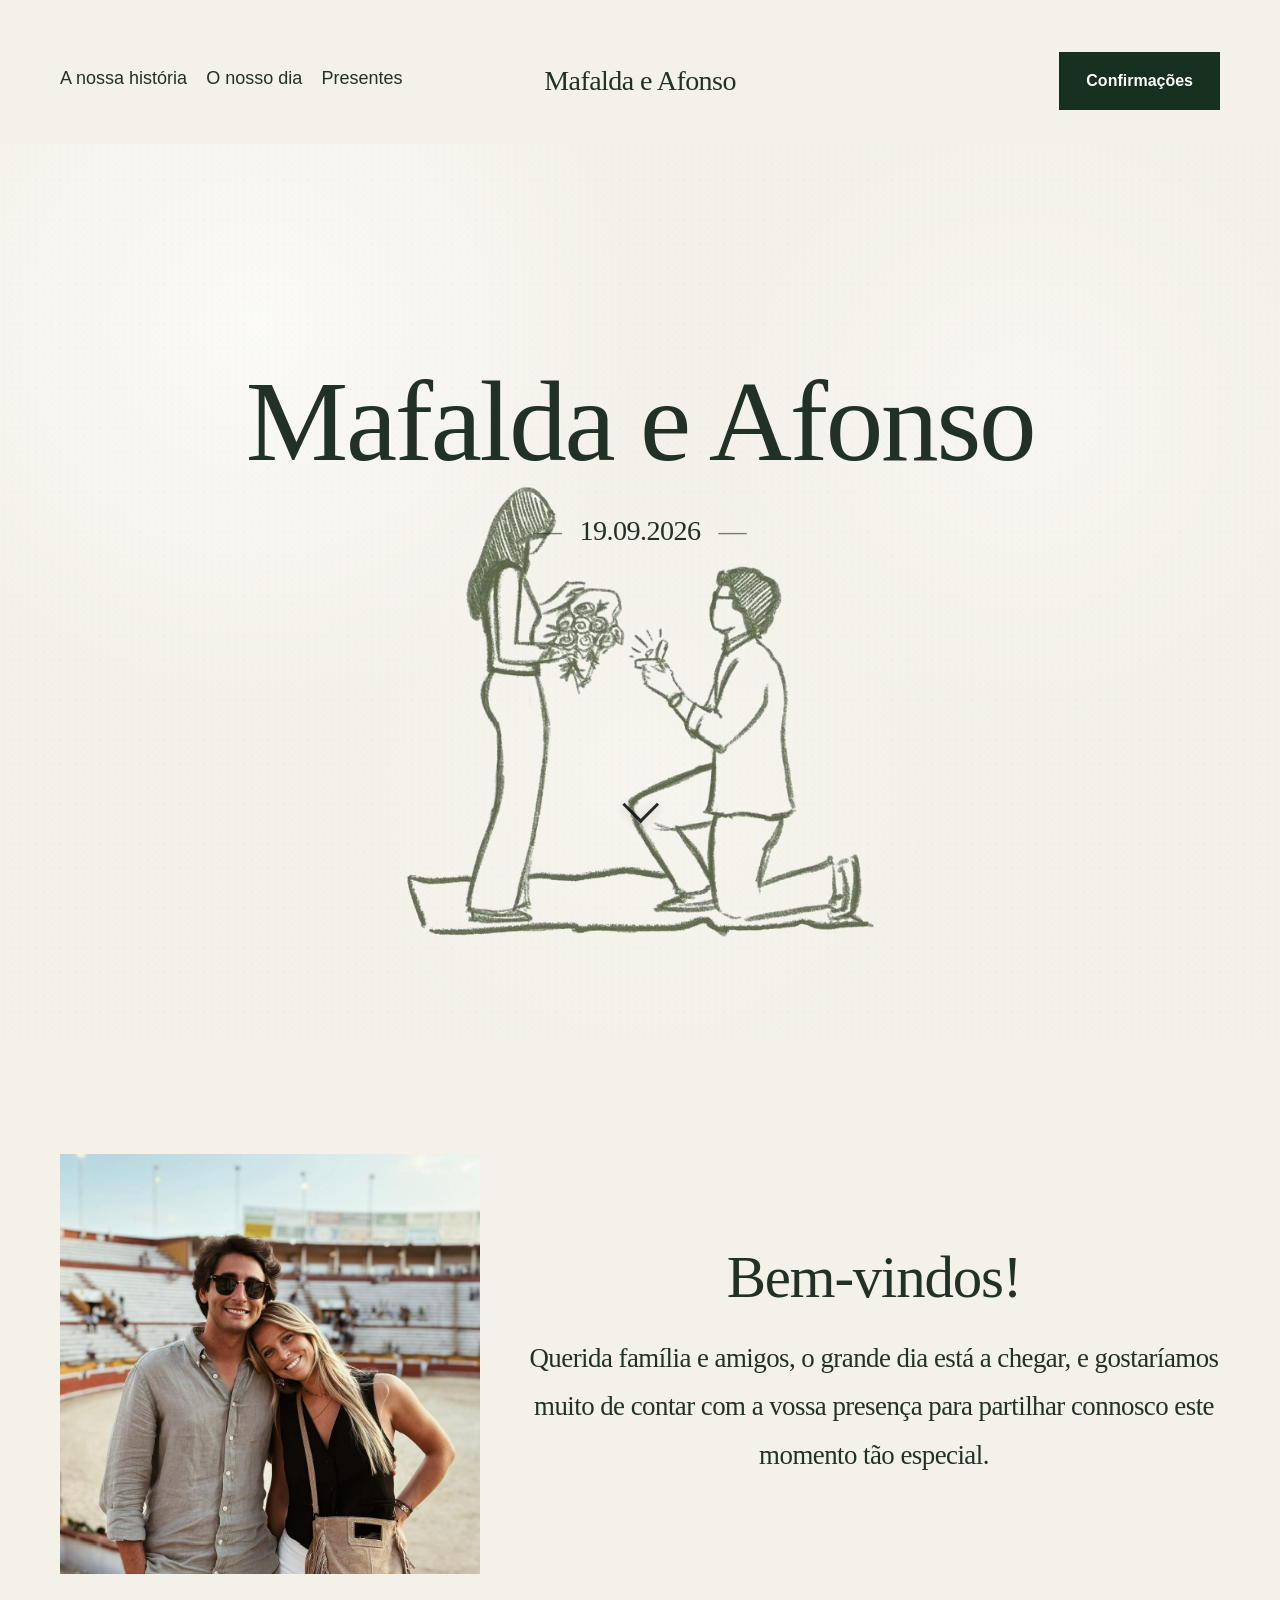
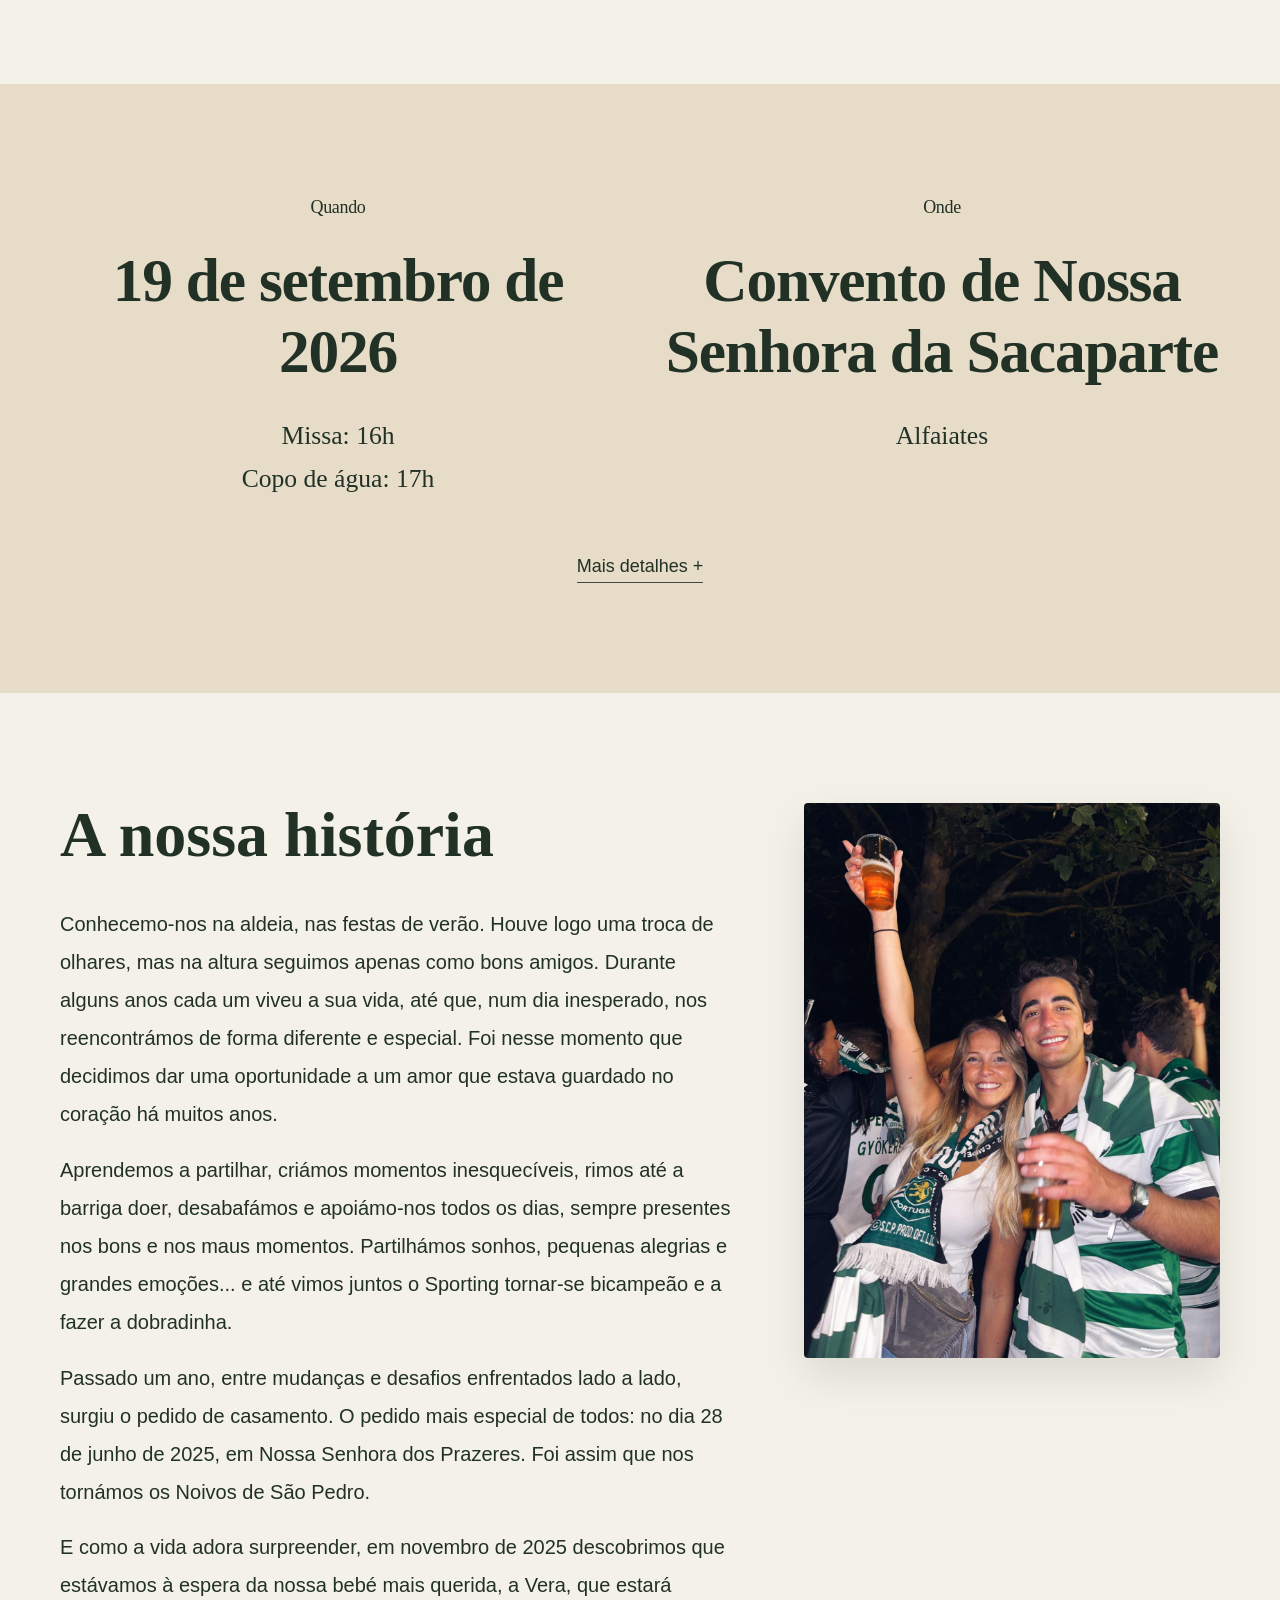
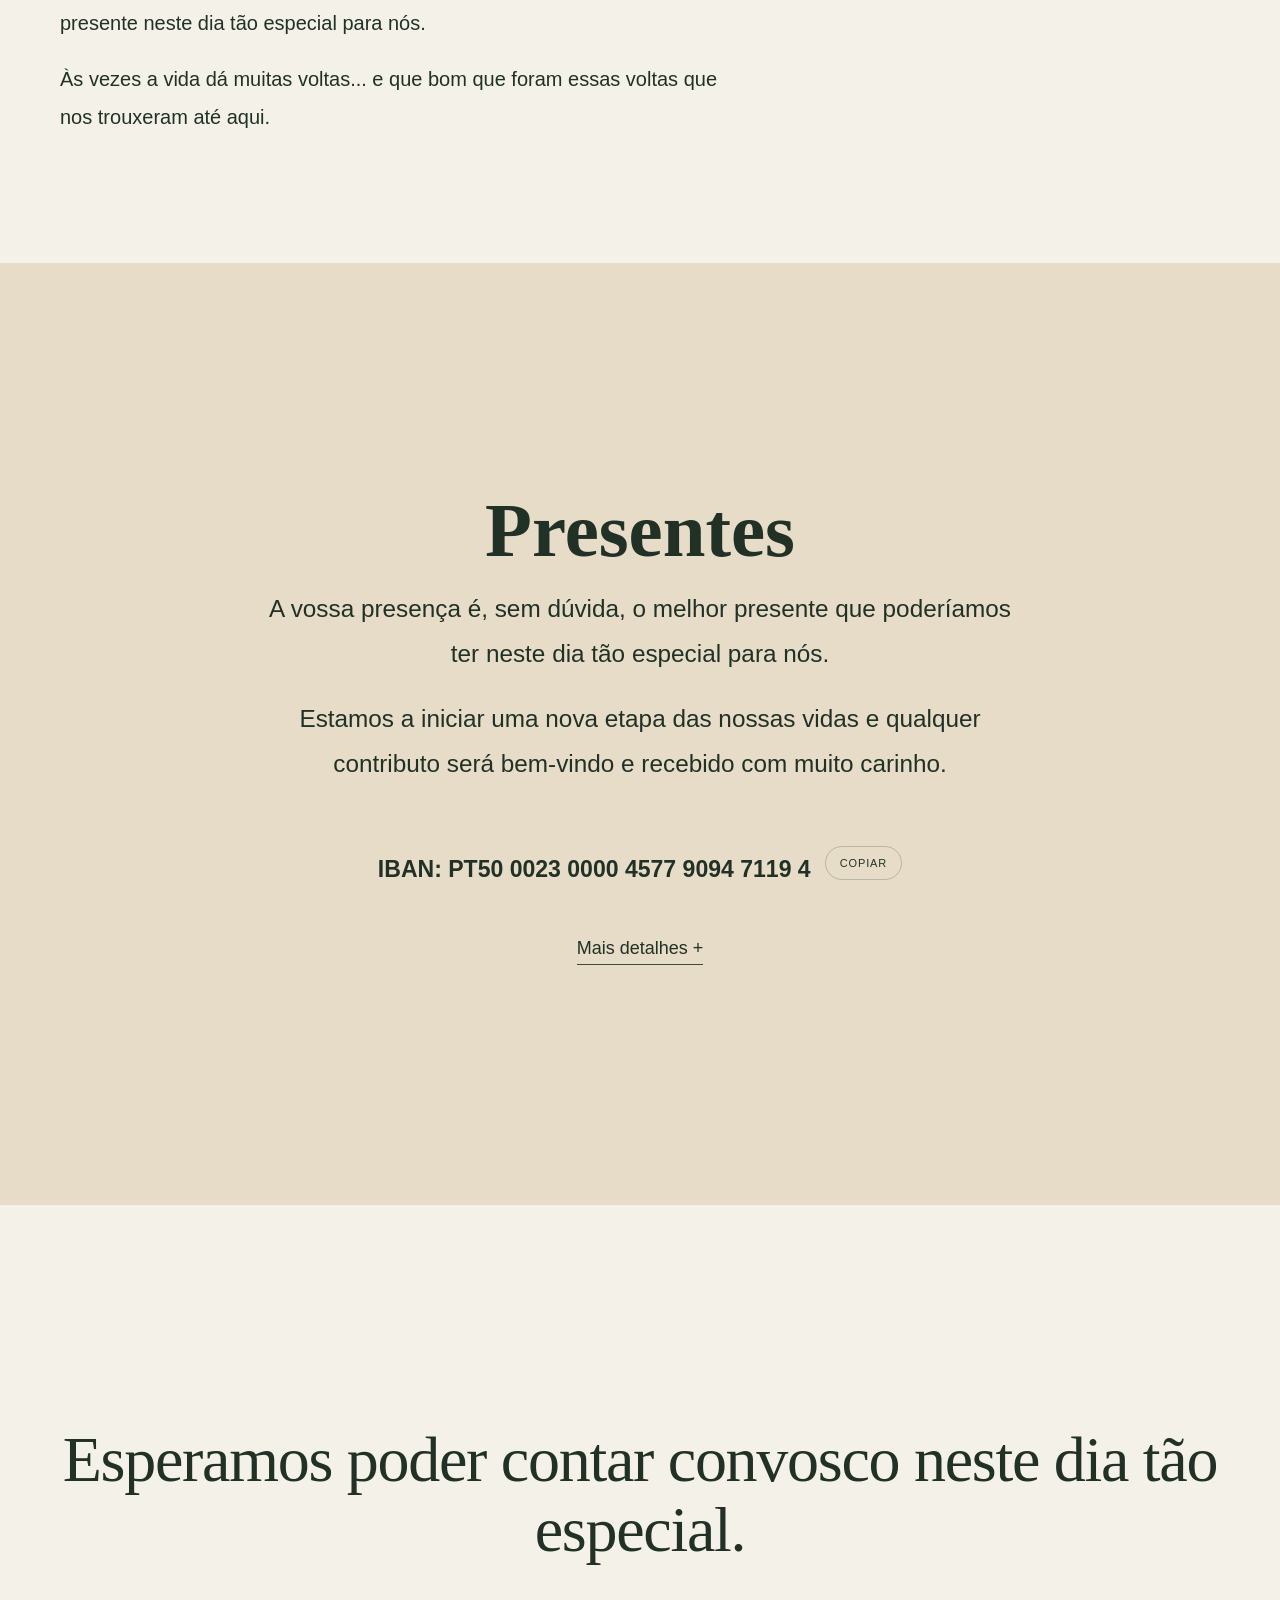
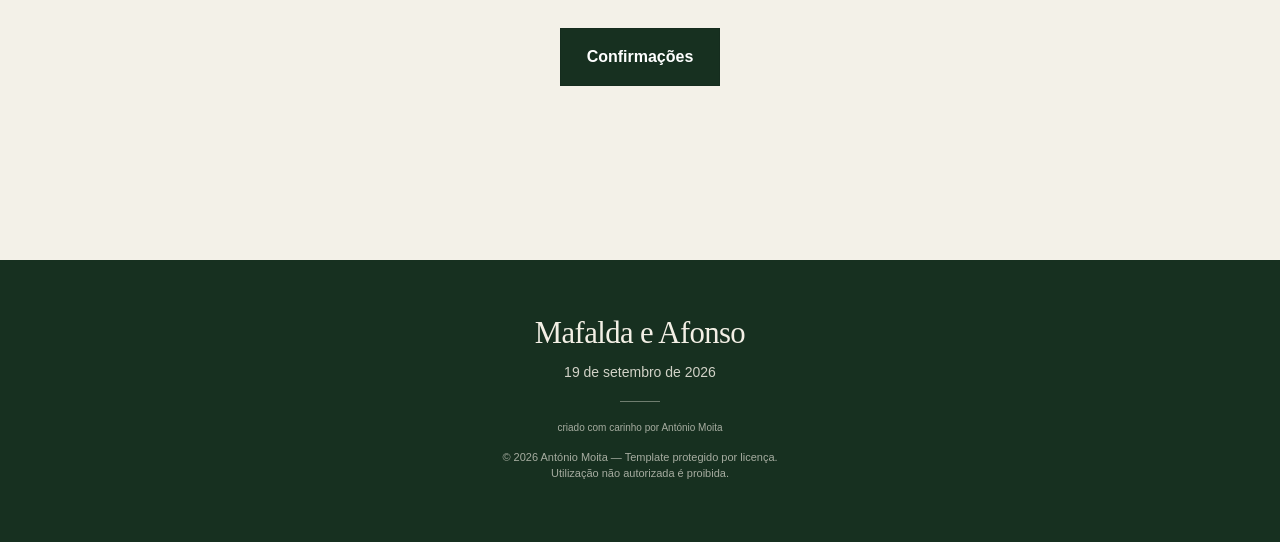
<file: index.html>
<!DOCTYPE html>
<html lang="pt">
<head>
  <meta charset="UTF-8">
  <meta name="viewport" content="width=device-width, initial-scale=1">
  <title>Mafalda e Afonso</title>
  <link rel="stylesheet" href="assets/css/main.css">
  <script src="assets/js/favicon.js"></script>

  <meta name="description" content="Mafalda e Afonso — 19 de setembro de 2026. Todas as informações sobre o nosso casamento, cerimónia, presentes e confirmações.">
  <link rel="canonical" href="https://ammoita.github.io/mafaldaeafonso/">

  <meta property="og:locale" content="pt_PT">
  <meta property="og:type" content="website">
  <meta property="og:title" content="Mafalda e Afonso">
  <meta property="og:description" content="19 de setembro de 2026 — todas as informações sobre o casamento, cerimónia, presentes e confirmações.">
  <meta property="og:url" content="https://ammoita.github.io/mafaldaeafonso/">
  <meta property="og:site_name" content="Mafalda e Afonso">

  <meta property="og:image" content="https://ammoita.github.io/mafaldaeafonso/assets/img/mafalda-afonso6-clean.png">
  <meta property="og:image:secure_url" content="https://ammoita.github.io/mafaldaeafonso/assets/img/mafalda-afonso6-clean.png">
  <meta property="og:image:type" content="image/png">
  <meta property="og:image:alt" content="Fotografia de Mafalda e Afonso">

  <meta name="twitter:card" content="summary_large_image">
  <meta name="twitter:title" content="Mafalda e Afonso">
  <meta name="twitter:description" content="19 de setembro de 2026 — todas as informações sobre o casamento, cerimónia, presentes e confirmações.">
  <meta name="twitter:image" content="https://ammoita.github.io/mafaldaeafonso/assets/img/mafalda-afonso6-clean.png">

</head>
<body>
  <div class="scroll-progress" aria-hidden="true"></div>

  <div class="page">
    <header class="site-header">
      <div class="header-inner">
        <nav class="main-nav">
          <a href="#historia">A nossa história</a>
          <a href="pages/cerimonia.html">O nosso dia</a>
          <a href="pages/presentes.html">Presentes</a>
        </nav>

        <a class="site-brand serif" href="index.html">Mafalda e Afonso</a>

        <div class="header-actions">
          <a class="btn" href="pages/confirmacoes.html">Confirmações</a>
        </div>
      </div>
    </header>

    <div class="scroll-hint" aria-hidden="true">
  <span></span>
</div>

    <section class="hero">
  <div class="hero-bg" aria-hidden="true"></div>

  <div class="hero-content container">
        <h1 class="hero-title serif">Mafalda e Afonso</h1>
        <div class="hero-date serif">19.09.2026</div>
        <div class="hero-scroll-cue" aria-hidden="true">
          <span></span>
        </div>
      </div>
    </section>

    <section class="section">
      <div class="container two-col-intro">
        <div class="portrait reveal-left">
          <img src="assets/img/mafalda-afonso.jpg" alt="Mafalda e Afonso">
        </div>

        <div class="intro-copy reveal-right">
          <h2 class="serif">Bem-vindos!</h2>
          <p>
            Querida família e amigos, o grande dia está a chegar, e gostaríamos muito de contar com a vossa presença
            para partilhar connosco este momento tão especial.
          </p>
        </div>
      </div>
    </section>

    <section class="section alt">
      <div class="container">
        <div class="details-grid">
          <div class="reveal-left">
            <p class="eyebrow serif">Quando</p>
            <h2 class="big-detail-title">19 de setembro de 2026</h2>
            <p class="detail-copy">
              Missa: 16h<br>
              Copo de água: 17h
            </p>
          </div>

          <div class="reveal-right">
            <p class="eyebrow serif">Onde</p>
            <h2 class="big-detail-title">Convento de Nossa Senhora da Sacaparte</h2>
            <p class="detail-copy">
              Alfaiates
            </p>
          </div>
        </div>

        <div class="center-link reveal">
          <a class="more-link" href="pages/cerimonia.html">Mais detalhes +</a>
        </div>
      </div>
    </section>

    
    <section class="section" id="historia">
  <div class="container reveal story-layout">
    <div class="story-content">
      <h2>A nossa história</h2>

      <p>
        Conhecemo-nos na aldeia, nas festas de verão. Houve logo uma troca de olhares, mas na altura seguimos apenas como bons amigos.
        Durante alguns anos cada um viveu a sua vida, até que, num dia inesperado, nos reencontrámos de forma diferente e especial.
        Foi nesse momento que decidimos dar uma oportunidade a um amor que estava guardado no coração há muitos anos.
      </p>
      <p>
        Aprendemos a partilhar, criámos momentos inesquecíveis, rimos até a barriga doer, desabafámos e apoiámo-nos todos os dias,
        sempre presentes nos bons e nos maus momentos. Partilhámos sonhos, pequenas alegrias e grandes emoções... e até vimos juntos
        o Sporting tornar-se bicampeão e a fazer a dobradinha.
      </p>
      <p>
        Passado um ano, entre mudanças e desafios enfrentados lado a lado, surgiu o pedido de casamento. O pedido mais especial de todos:
        no dia 28 de junho de 2025, em Nossa Senhora dos Prazeres. Foi assim que nos tornámos os Noivos de São Pedro.
      </p>
      <p>
        E como a vida adora surpreender, em novembro de 2025 descobrimos que estávamos à espera da nossa bebé mais querida, a Vera,
        que estará presente neste dia tão especial para nós.
      </p>
      <p>
        Às vezes a vida dá muitas voltas... e que bom que foram essas voltas que nos trouxeram até aqui.
      </p>
    </div>

    <div class="story-side-image">
      <img src="assets/img/mafalda-afonso4.jpg" alt="Mafalda e Afonso">
    </div>
  </div>
</section>


    <section class="section alt">
      <div class="container center-feature reveal">
        <h2>Presentes</h2>
        <p>
          A vossa presença é, sem dúvida, o melhor presente que poderíamos ter neste dia tão especial para nós.
        </p>
        <p>
          Estamos a iniciar uma nova etapa das nossas vidas e qualquer contributo será bem-vindo e recebido com muito carinho.
        </p>

        <div class="iban-row reveal">
          <div class="iban" data-iban="PT50002300004577909471194">
              IBAN: PT50 0023 0000 4577 9094 7119 4
          </div>
        <button class="copy-btn" type="button" onclick="copyIBAN(this)">
         Copiar
        </button>
        </div>

        <a class="more-link" href="pages/presentes.html">Mais detalhes +</a>
      </div>
    </section>

    <section class="section">
      <div class="container final-cta reveal">
        <h2 class="serif">Esperamos poder contar convosco neste dia tão especial.</h2>
        <a class="btn" href="pages/confirmacoes.html">Confirmações</a>
      </div>
    </section>

<button id="backToTop" aria-label="Voltar ao topo">↑</button>

<script src="assets/js/main.js"></script>
<script>
  loadFooter({
    names: "Mafalda e Afonso",
    date: "19 de setembro de 2026",
    creditName: "António Moita",
    creditLink: ""
  });
</script>

</body>
</html>
</file>
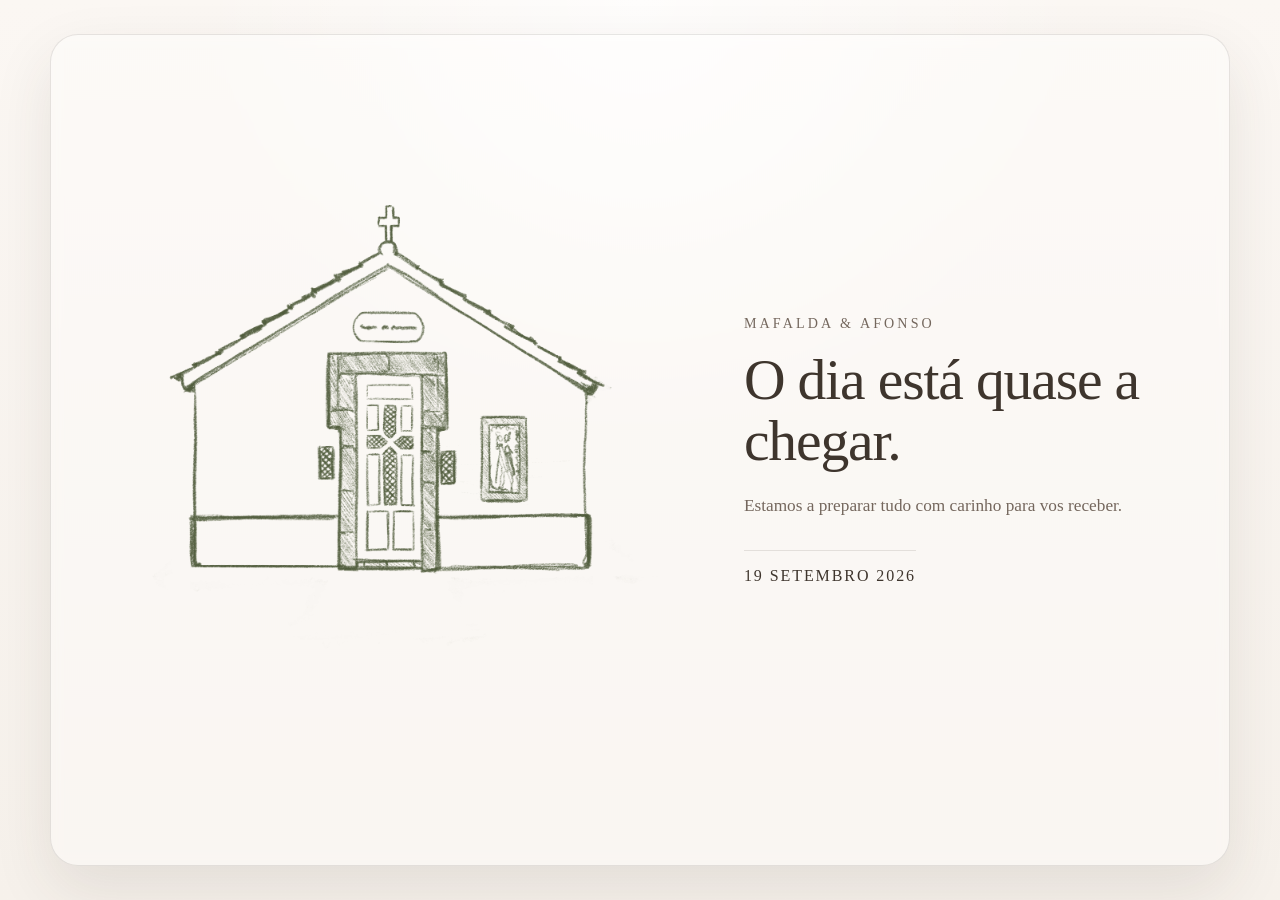
<file: comingsoon/index.html>
<!DOCTYPE html>
<html lang="pt-PT">
<head>
  <meta charset="UTF-8">
  <meta http-equiv="X-UA-Compatible" content="IE=edge">
  <meta name="viewport" content="width=device-width, initial-scale=1.0">

  <title>Mafalda & Afonso — Em breve</title>
  <meta name="description" content="O dia está quase a chegar. Mafalda & Afonso — 19 setembro 2026.">
  <meta name="robots" content="noindex, nofollow, noarchive, nosnippet">
  <meta name="theme-color" content="#f6f1eb">

  <link rel="canonical" href="https://mafaldaeafonso.pt/">
  <link rel="stylesheet" href="assets/css/coming-soon.css">

  <meta property="og:type" content="website">
  <meta property="og:locale" content="pt_PT">
  <meta property="og:site_name" content="Mafalda & Afonso">
  <meta property="og:title" content="Mafalda & Afonso — Em breve">
  <meta property="og:description" content="O dia está quase a chegar. 19 setembro 2026.">
  <meta property="og:url" content="https://mafaldaeafonso.pt/">
  <meta property="og:image" content="https://mafaldaeafonso.pt/assets/img/capela.png">

  <meta name="twitter:card" content="summary_large_image">
  <meta name="twitter:title" content="Mafalda & Afonso — Em breve">
  <meta name="twitter:description" content="O dia está quase a chegar. 19 setembro 2026.">
  <meta name="twitter:image" content="https://mafaldaeafonso.pt/assets/img/capela.png">
</head>
<body>
  <main class="page">
    <section class="hero" aria-labelledby="titulo-coming-soon">
      <div class="hero__image-wrap">
        <img
          src="assets/img/capela.png"
          alt="Capela em ambiente sereno"
          class="hero__image"
        >
      </div>

      <div class="hero__content">
        <p class="eyebrow">Mafalda & Afonso</p>
        <h1 id="titulo-coming-soon">O dia está quase a chegar.</h1>
        <p class="lead">
          Estamos a preparar tudo com carinho para vos receber.
        </p>
        <p class="date">19 setembro 2026</p>
      </div>
    </section>
  </main>
</body>
</html>
</file>
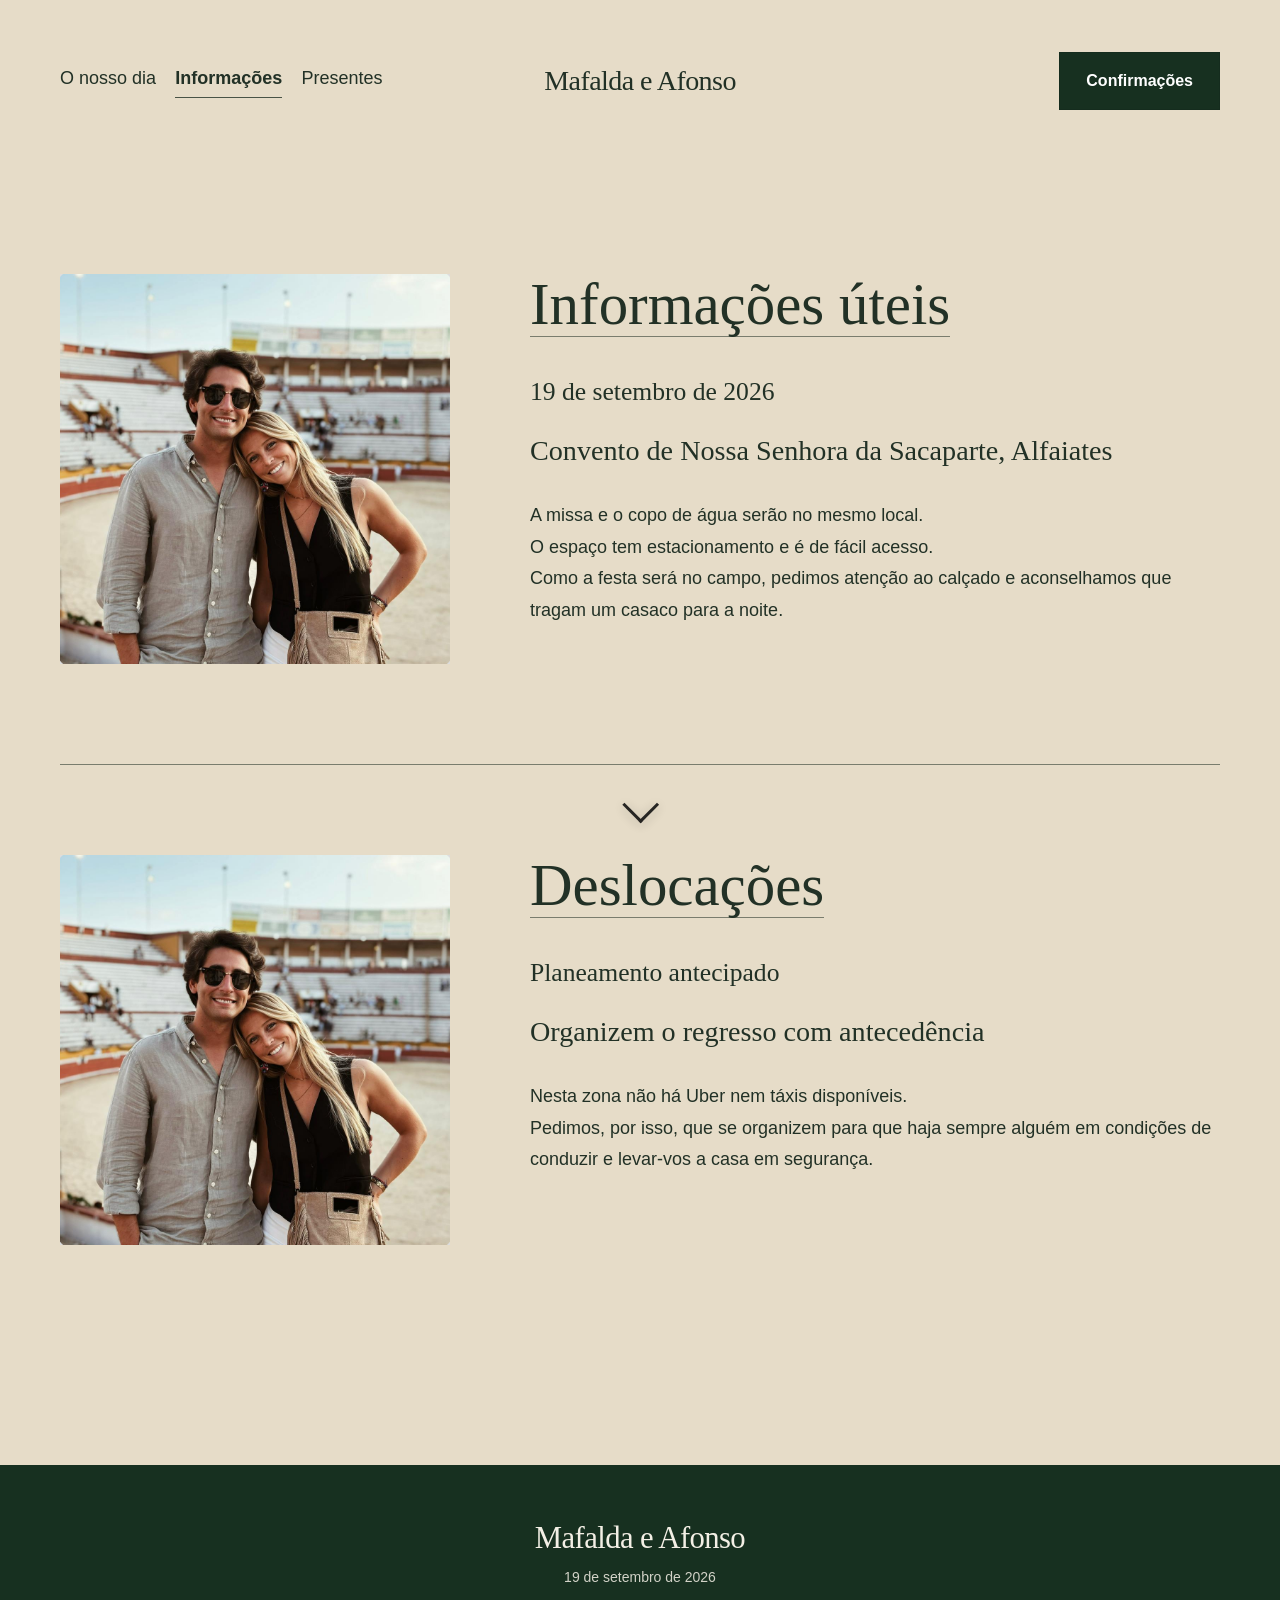
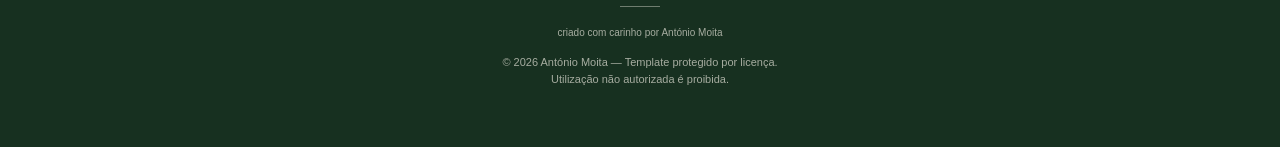
<file: pages/alojamento.html>
<!DOCTYPE html>
<html lang="pt">
<head>
  <meta charset="UTF-8">
  <meta name="viewport" content="width=device-width, initial-scale=1">
  <title>Informações — Mafalda e Afonso</title>
  <link rel="stylesheet" href="../assets/css/main.css">
  <script src="../assets/js/favicon.js"></script>
</head>
<body>
  <div class="scroll-progress" aria-hidden="true"></div>

  <div class="page page-plain">
    <header class="site-header">
      <div class="header-inner">
        <nav class="main-nav">
          <a href="cerimonia.html">O nosso dia</a>
          <a class="active" href="alojamento.html">Informações</a>
          <a href="presentes.html">Presentes</a>
        </nav>

        <a class="site-brand serif" href="../index.html">Mafalda e Afonso</a>

        <div class="header-actions">
          <a class="btn" href="confirmacoes.html">Confirmações</a>
        </div>
      </div>
    </header>

    <div class="scroll-hint" aria-hidden="true">
  <span></span>
</div>

    <section class="stay-list">
      <div class="container-text">

        <article class="stay-item">
          <div class="stay-media reveal-left">
            <img src="../assets/img/mafalda-afonso.jpg" alt="Mafalda e Afonso">
          </div>

          <div class="stay-copy reveal-right">
            <h2>Informações úteis</h2>
            <div class="meta">19 de setembro de 2026</div>
            <div class="phone">Convento de Nossa Senhora da Sacaparte, Alfaiates</div>
            <p>
              A missa e o copo de água serão no mesmo local.
            </p>
            <p>
              O espaço tem estacionamento e é de fácil acesso.
            </p>
            <p>
              Como a festa será no campo, pedimos atenção ao calçado e aconselhamos que tragam um casaco para a noite.
            </p>
          </div>
        </article>

        <article class="stay-item">
          <div class="stay-media reveal-left">
            <img src="../assets/img/mafalda-afonso.jpg" alt="Detalhe do casal">
          </div>

          <div class="stay-copy reveal-right">
            <h2>Deslocações</h2>
            <div class="meta">Planeamento antecipado</div>
            <div class="phone">Organizem o regresso com antecedência</div>
            <p>
              Nesta zona não há Uber nem táxis disponíveis.
            </p>
            <p>
              Pedimos, por isso, que se organizem para que haja sempre alguém em condições de conduzir e levar-vos a casa em segurança.
            </p>
          </div>
        </article>

      </div>
    </section>
  </div>

  <button id="backToTop" aria-label="Voltar ao topo">↑</button>

  <script src="../assets/js/main.js"></script>
  <script>
    loadFooter({
      names: "Mafalda e Afonso",
      date: "19 de setembro de 2026",
      creditName: "António Moita",
      creditLink: ""
    });
  </script>

</body>
</html>
</file>
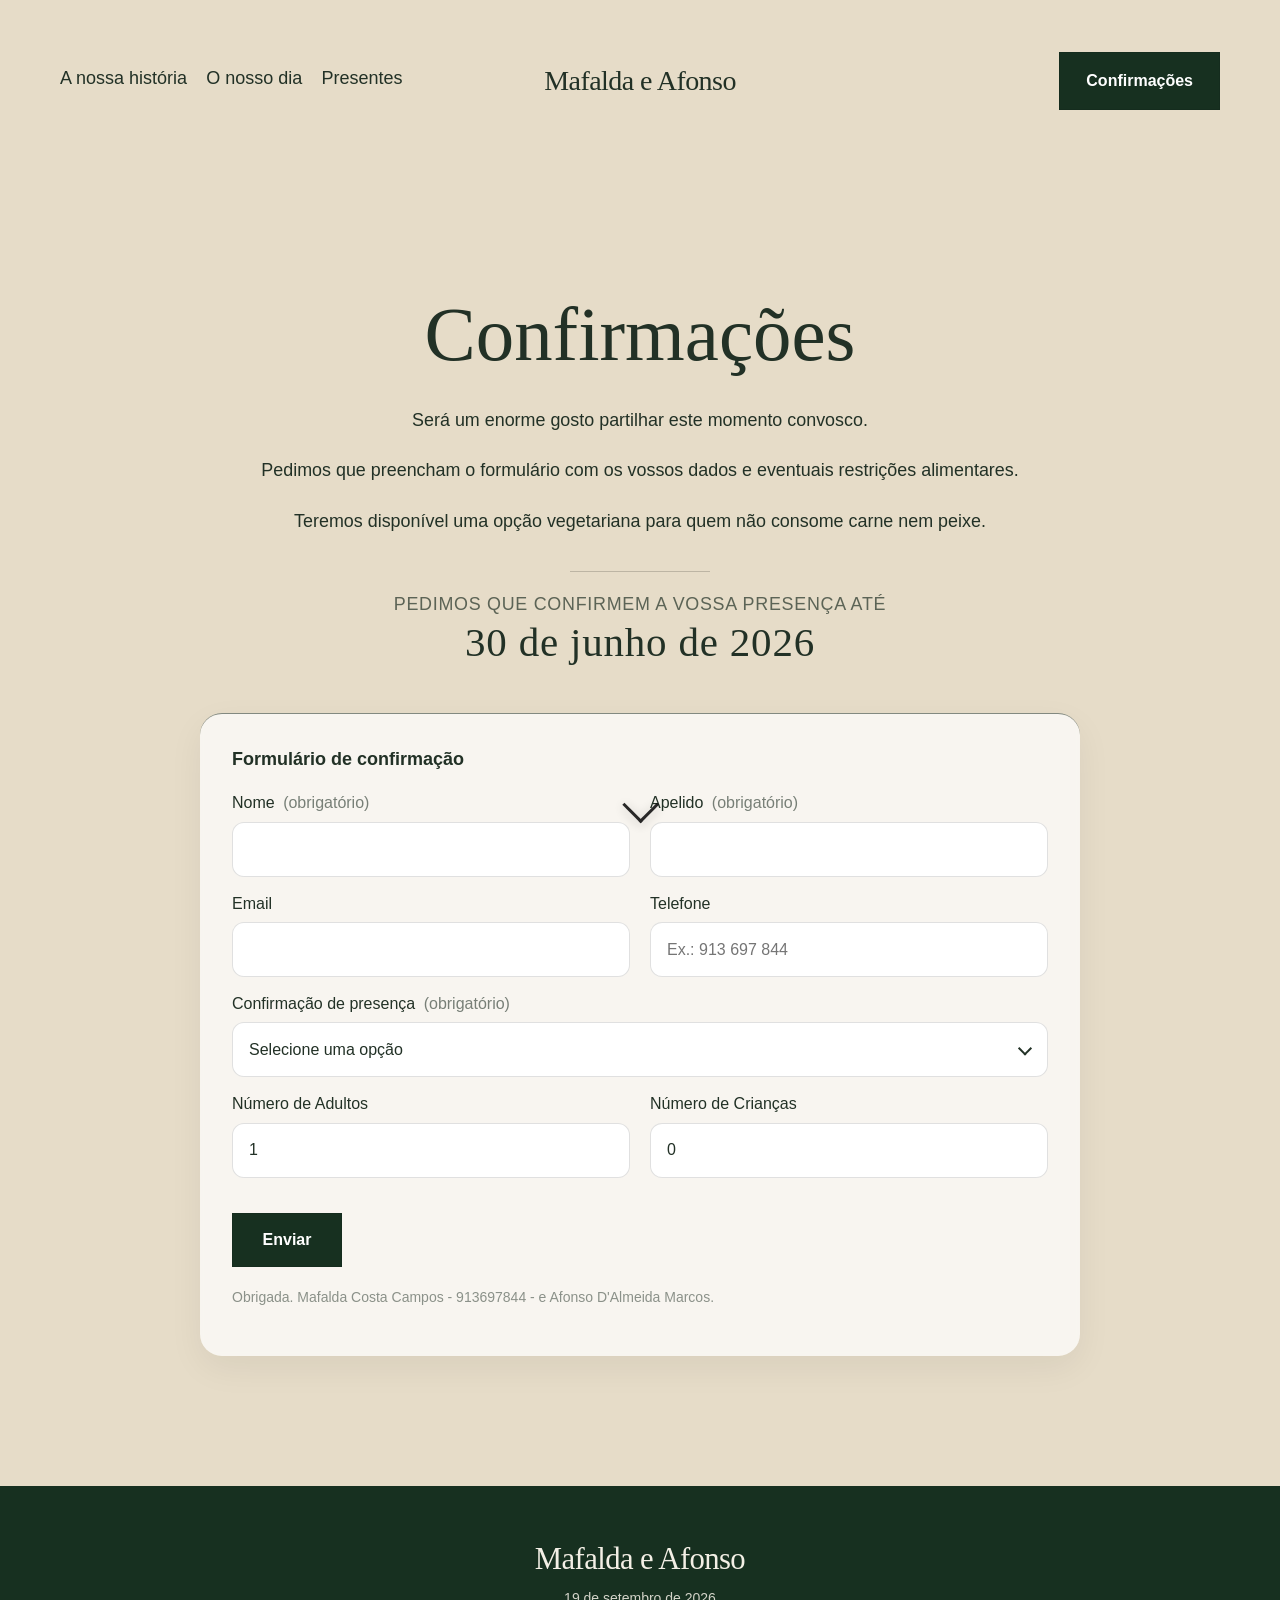
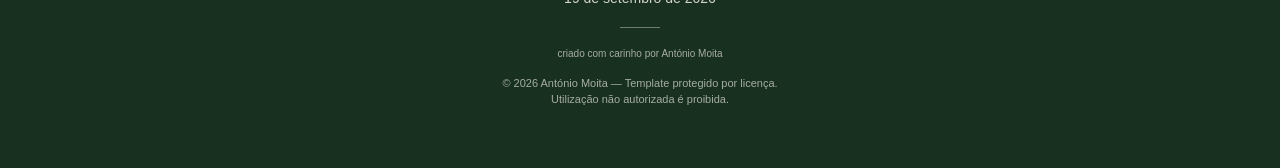
<file: pages/confirmacoes.html>
<!DOCTYPE html>
<html lang="pt">
<head>
  <meta charset="UTF-8">
  <meta name="viewport" content="width=device-width, initial-scale=1">
  <title>Confirmações — Mafalda e Afonso</title>
  <link rel="stylesheet" href="../assets/css/main.css">
  <script src="../assets/js/favicon.js"></script>
</head>
<body>
  <div class="scroll-progress" aria-hidden="true"></div>

  <div class="page page-plain">
    <header class="site-header">
      <div class="header-inner">
        <nav class="main-nav">
          <a href="../index.html#historia">A nossa história</a>
          <a href="cerimonia.html">O nosso dia</a>
          <a href="presentes.html">Presentes</a>
        </nav>

        <a class="site-brand serif" href="../index.html">Mafalda e Afonso</a>

        <div class="header-actions">
          <a class="btn active-btn" href="confirmacoes.html">Confirmações</a>
        </div>
      </div>
    </header>

    <div class="scroll-hint" aria-hidden="true">
  <span></span>
</div>

    <section class="confirm-page">
      <div class="container-narrow">
        <div class="confirm-head reveal">
          <h1>Confirmações</h1>
          <p>Será um enorme gosto partilhar este momento convosco.</p>
          <p>Pedimos que preencham o formulário com os vossos dados e eventuais restrições alimentares.</p>
          <p>Teremos disponível uma opção vegetariana para quem não consome carne nem peixe.</p>
          <p class="confirm-deadline-text">Pedimos que confirmem a vossa presença até</p>
           <div class="confirm-date">30 de junho de 2026</div>
        </div>

        <div class="form-wrap reveal">
          <p class="form-section-title">Formulário de confirmação</p>

          <form action="#" method="post" id="wedding-form">
            <div class="form-grid-2">
              <div class="form-field">
                <label for="nome">Nome <span class="req">(obrigatório)</span></label>
                <input class="input" id="nome" name="nome" type="text" required>
              </div>

              <div class="form-field">
                <label for="sobrenome">Apelido <span class="req">(obrigatório)</span></label>
                <input class="input" id="sobrenome" name="sobrenome" type="text" required>
              </div>
            </div>

            <div class="form-grid-2">
              <div class="form-field">
                <label for="email">Email</label>
                <input class="input" id="email" name="email" type="email">
              </div>

              <div class="form-field">
                <label for="telefone">Telefone</label>
                <input class="input" id="telefone" name="telefone" type="tel" placeholder="Ex.: 913 697 844">
              </div>
            </div>

            <div class="form-field">
              <label for="presenca">Confirmação de presença <span class="req">(obrigatório)</span></label>
              <div class="select-wrap">
                <select class="select" id="presenca" name="presenca" required>
                  <option value="">Selecione uma opção</option>
                  <option value="Sim">Sim</option>
                  <option value="Não">Não</option>
                </select>
              </div>
            </div>

            <div id="guest-count-section">
              <div class="form-grid-2">
                <div class="form-field">
                  <label for="adultos">Número de Adultos</label>
                  <input class="input" id="adultos" name="adultos" type="number" min="0" value="1">
                </div>

                <div class="form-field">
                  <label for="criancas">Número de Crianças</label>
                  <input class="input" id="criancas" name="criancas" type="number" min="0" value="0">
                </div>
              </div>

              <div id="adultos-section" class="dynamic-section">
                <div class="dynamic-section-header">
                  <h3>Adultos</h3>
                  <p>Preenche os dados de cada adulto.</p>
                </div>
                <div id="adultos-container"></div>
              </div>

              <div id="criancas-section" class="dynamic-section">
                <div class="dynamic-section-header">
                  <h3>Crianças</h3>
                  <p>Preenche os dados de cada criança.</p>
                </div>
                <div id="criancas-container"></div>
              </div>
            </div>

            <!--
            <div class="form-field">
              <label for="comentarios">Mensagem para os noivos</label>
              <textarea class="textarea" id="comentarios" name="comentarios"></textarea>
            </div>
            -->

            <div class="form-actions">
              <button class="btn small" type="submit">Enviar</button>
            </div>

            <p class="note form-note">
              Obrigada. Mafalda Costa Campos - 913697844 - e Afonso D'Almeida Marcos.
            </p>
          </form>
        </div>
      </div>
    </section>
  </div>

  <button id="backToTop" aria-label="Voltar ao topo">↑</button>

  <script src="../assets/js/main.js"></script>
  <script>
    loadFooter({
      names: "Mafalda e Afonso",
      date: "19 de setembro de 2026",
      creditName: "António Moita",
      creditLink: ""
    });
  </script>
  <script src="../assets/js/form.js"></script>

</body>
</html>
</file>
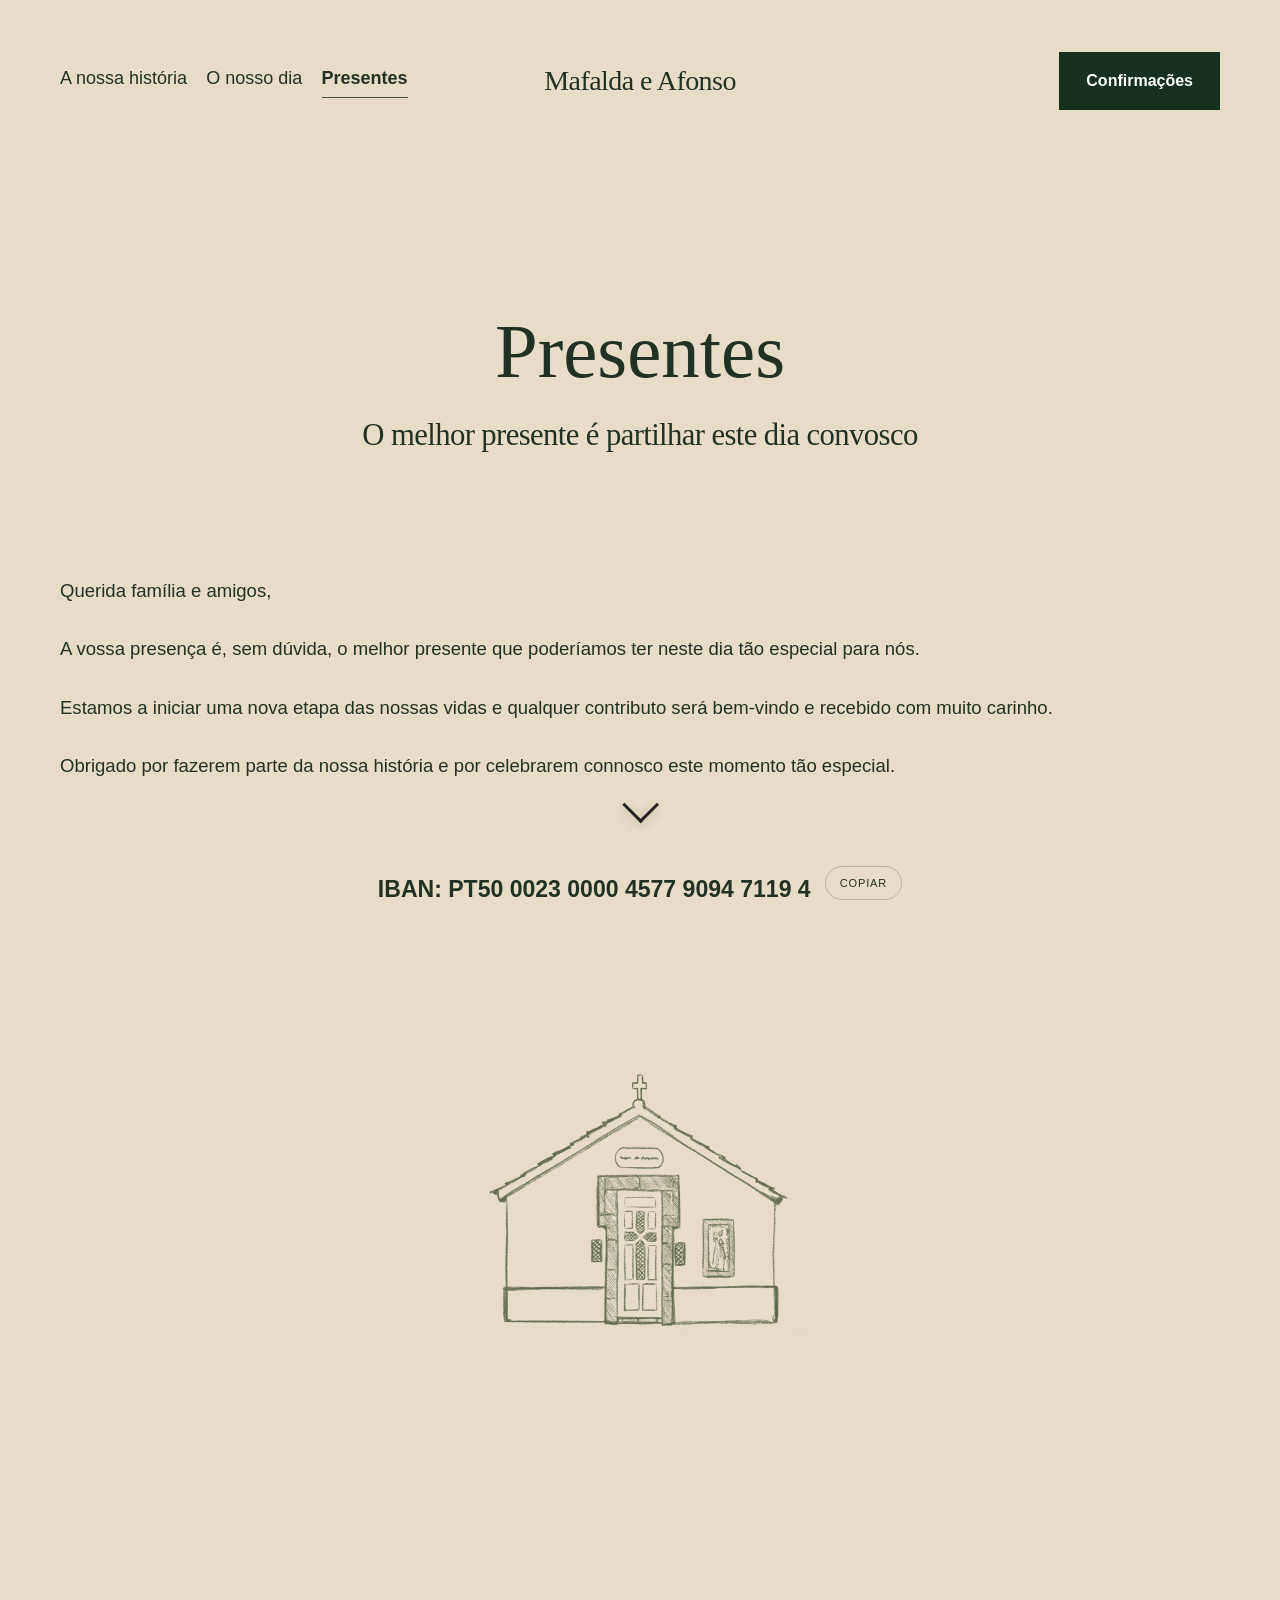
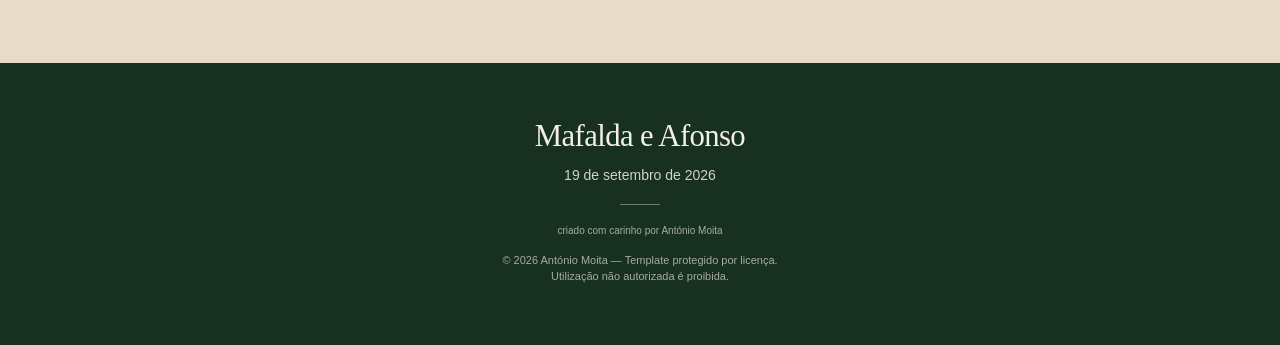
<file: pages/presentes.html>
<!DOCTYPE html>
<html lang="pt">
<head>
  <meta charset="UTF-8">
  <meta name="viewport" content="width=device-width, initial-scale=1">
  <title>Presentes — Mafalda e Afonso</title>
  <link rel="stylesheet" href="../assets/css/main.css">
  <script src="../assets/js/favicon.js"></script>
</head>
<body>
  <div class="scroll-progress" aria-hidden="true"></div>

  <div class="page page-plain">
    <header class="site-header">
      <div class="header-inner">
        <nav class="main-nav">
          <a href="../index.html#historia">A nossa história</a>
          <a href="cerimonia.html">O nosso dia</a>
          <a class="active" href="presentes.html">Presentes</a>
        </nav>

        <a class="site-brand serif" href="../index.html">Mafalda e Afonso</a>

        <div class="header-actions">
          <a class="btn" href="confirmacoes.html">Confirmações</a>
        </div>
      </div>
    </header>

    <div class="scroll-hint" aria-hidden="true">
  <span></span>
</div>

    <section class="gifts-page">
      <div class="container-text">
        <div class="gifts-head reveal">
          <h1>Presentes</h1>
          <div class="subtitle serif">O melhor presente é partilhar este dia convosco</div>
        </div>

        <div class="gifts-copy reveal">
          <p>Querida família e amigos,</p>

          <p>
            A vossa presença é, sem dúvida, o melhor presente que poderíamos ter neste dia tão especial para nós.
          </p>

          <p>
            Estamos a iniciar uma nova etapa das nossas vidas e qualquer contributo será bem-vindo e recebido com muito carinho.
          </p>

          <p>
            Obrigado por fazerem parte da nossa história e por celebrarem connosco este momento tão especial.
          </p>
        </div>

        <div class="iban-row reveal">
          <div class="iban" data-iban="PT50002300004577909471194">
              IBAN: PT50 0023 0000 4577 9094 7119 4
          </div>
        <button class="copy-btn" type="button" onclick="copyIBAN(this)">
         Copiar
        </button>
        </div>

        <div class="gift-graphic reveal">
        <img src="../assets/img/capela.png" alt="Capela">
        </div>

      </div>
    </section>
  </div>

  <button id="backToTop" aria-label="Voltar ao topo">↑</button>

  <script src="../assets/js/main.js"></script>
  <script>
    loadFooter({
      names: "Mafalda e Afonso",
      date: "19 de setembro de 2026",
      creditName: "António Moita",
      creditLink: ""
    });
  </script>

</body>
</html>
</file>
<file: assets/css/main.css>
:root{
  --bg-main:#f3f1e8;
  --bg-alt:#e6dcc8;
  --text:#223126;
  --button:#173020;
  --button-text:#ffffff;
  --line:rgba(34,49,38,.55);
  --input-bg:#f7f7f7;
  --input-border:#cfcfcf;
  --muted:rgba(34,49,38,.6);

  --container:1440px;
  --container-text:1280px;
  --container-narrow:880px;
  --story-width:1120px;
  --editorial-width:1080px;
  --editorial-copy-width:860px;
}

*,
*::before,
*::after{
  box-sizing:border-box;
}

html{
  scroll-behavior:smooth;
  scroll-padding-top:140px;
}

body{
  margin:0;
  color:var(--text);
  background:var(--bg-main);
  font-family:Arial, Helvetica, sans-serif;
  line-height:1.5;
  overflow-x:hidden;
}

img{
  max-width:100%;
  display:block;
}

iframe{
  display:block;
  max-width:100%;
}

a{
  color:inherit;
  text-decoration:none;
}

.page{
  min-height:100vh;
}

.page-plain{
  background:var(--bg-alt);
}

.container{
  width:min(var(--container), calc(100% - 120px));
  margin:0 auto;
}

.container-narrow{
  width:min(var(--container-narrow), calc(100% - 120px));
  margin:0 auto;
}

.container-text{
  width:min(var(--container-text), calc(100% - 120px));
  margin:0 auto;
}

.serif{
  font-family:Georgia, "Times New Roman", serif;
  font-weight:400;
  letter-spacing:-0.02em;
}

/* =========================================================
   Barra de progresso
   ========================================================= */

.scroll-progress{
  position:fixed;
  top:0;
  left:0;
  width:0%;
  height:3px;
  background:var(--button);
  z-index:300;
  pointer-events:none;
}

/* =========================================================
   Header / navegação
   ========================================================= */

.site-header{
  position:sticky;
  top:0;
  z-index:120;
  padding:52px 0 34px;
  transition:
    background-color .3s ease,
    backdrop-filter .3s ease,
    box-shadow .3s ease,
    padding .3s ease;
}

.site-header.is-scrolled{
  background:rgba(243,241,232,.78);
  backdrop-filter:blur(12px);
  box-shadow:0 10px 30px rgba(0,0,0,.05);
  padding:22px 0 18px;
}

.site-header .header-inner{
  width:min(var(--container), calc(100% - 120px));
  margin:0 auto;
  display:grid;
  grid-template-columns:1fr auto 1fr;
  align-items:center;
  gap:20px;
}

.main-nav{
  display:flex;
  gap:1.2rem;
  align-items:center;
  justify-self:start;
  flex-wrap:wrap;
  font-size:18px;
  min-width:0;
}

.main-nav a{
  position:relative;
  padding-bottom:6px;
  min-width:0;
}

.main-nav a::after{
  content:"";
  position:absolute;
  left:0;
  bottom:0;
  width:100%;
  height:1px;
  background:currentColor;
  transform:scaleX(0);
  transform-origin:left;
  transition:transform .35s ease;
  opacity:.8;
}

.main-nav a:hover::after,
.main-nav a:focus-visible::after,
.main-nav a.active::after{
  transform:scaleX(1);
}

.main-nav a.active{
  opacity:1;
  font-weight:600;
}

.site-brand{
  justify-self:center;
  font-size:28px;
  line-height:1;
  text-align:center;
}

.header-actions{
  justify-self:end;
}

/* =========================================================
   Botões
   ========================================================= */

.btn{
  display:inline-flex;
  align-items:center;
  justify-content:center;
  min-width:158px;
  min-height:58px;
  padding:0 26px;
  background:var(--button);
  color:var(--button-text);
  font-size:16px;
  font-weight:600;
  border:1px solid rgba(0,0,0,.08);
  border-radius:0;
  transition:
    transform .22s ease,
    opacity .22s ease,
    box-shadow .22s ease;
}

.btn:hover,
.btn:focus-visible{
  transform:translateY(-2px);
  opacity:.97;
  box-shadow:0 10px 24px rgba(0,0,0,.10);
}

.btn.small{
  min-width:110px;
  min-height:54px;
}

/* =========================================================
   Hero
   ========================================================= */

.hero{
  position:relative;
  overflow:hidden;
  min-height:100vh;
  display:flex;
  align-items:flex-start;
  justify-content:center;
  padding:10rem 1.5rem 3rem;
  background:
    radial-gradient(circle at 20% 20%, rgba(255,255,255,.65), transparent 32%),
    radial-gradient(circle at 80% 30%, rgba(255,255,255,.35), transparent 28%),
    radial-gradient(circle at 50% 70%, rgba(255,255,255,.25), transparent 38%),
    linear-gradient(rgba(243,241,232,.9), rgba(243,241,232,.94));
}

.hero::before{
  content:"";
  position:absolute;
  inset:0;
  background-image:
    radial-gradient(rgba(120,120,100,.06) 1px, transparent 1px),
    radial-gradient(rgba(120,120,100,.035) 1px, transparent 1px);
  background-size:8px 8px, 13px 13px;
  background-position:0 0, 3px 4px;
  opacity:.45;
  pointer-events:none;
}

.leaf-ornament{
  --leaf-parallax:0px;
  position:absolute;
  left:50%;
  top:-10px;
  transform:translateX(-50%) translateY(var(--leaf-parallax));
  width:min(520px, 36vw);
  opacity:.72;
  pointer-events:none;
  will-change:transform, opacity;
  animation:
    heroFadeUp 1.2s .2s both,
    leafFloat 7s ease-in-out 1.4s infinite;
}

.leaf-ornament svg{
  width:100%;
  height:auto;
  display:block;
}

.hero-bg{
  position:absolute;
  inset:0;
  z-index:0;
  background-image:image-set(
    url("../img/mafalda-afonso5-clean.webp") type("image/webp"),
    url("../img/mafalda-afonso5-clean.png") type("image/png")
  );
  background-repeat:no-repeat;
  background-position:center calc(64% + var(--hero-parallax, 0px));
  background-size:min(980px, 88vw);
  opacity:.92;
  pointer-events:none;
}

.hero-content{
  position:relative;
  z-index:2;
  text-align:center;
  width:100%;
  padding-top:7vh;
}

.hero-title{
  margin:0;
  font-size:clamp(72px, 9vw, 126px);
  line-height:.95;
  opacity:0;
  transform:translateY(24px);
  animation:heroFadeUp 1s .15s forwards;
}

.hero-date{
  margin-top:34px;
  font-size:clamp(24px, 2.2vw, 34px);
  opacity:0;
  transform:translateY(24px);
  animation:heroFadeUp 1s .45s forwards;
}

.hero-date::before,
.hero-date::after{
  content:"—";
  display:inline-block;
  margin:0 18px;
  opacity:.6;
}

/* =========================================================
   Secções gerais
   ========================================================= */

.section{
  padding:110px 0;
}

.section.alt{
  background:var(--bg-alt);
}

.page-plain .section-top{
  padding:120px 0 80px;
}

.center-link{
  text-align:center;
}

.more-link{
  display:inline-block;
  margin-top:52px;
  font-size:18px;
  padding-bottom:3px;
  position:relative;
}

.more-link::after{
  content:"";
  position:absolute;
  left:0;
  bottom:0;
  width:100%;
  height:1px;
  background:currentColor;
  transform:scaleX(1);
  transform-origin:left;
  transition:transform .35s ease, opacity .35s ease;
  opacity:.85;
}

.more-link:hover::after,
.more-link:focus-visible::after{
  transform:scaleX(.72);
  opacity:1;
}

/* =========================================================
   Home
   ========================================================= */

.two-col-intro{
  display:grid;
  grid-template-columns:420px 1fr;
  gap:3rem;
  align-items:center;
}

.portrait{
  width:100%;
  aspect-ratio:1/1;
  overflow:hidden;
  background:#ddd;
}

.portrait img{
  width:100%;
  height:100%;
  object-fit:cover;
  transform:scale(1.02);
  transition:transform 1.2s ease;
  border-radius:4px;
}

.portrait:hover img{
  transform:scale(1.06);
}

.intro-copy{
  text-align:center;
  max-width:760px;
  margin:0 auto;
}

.intro-copy h2{
  margin:0 0 26px;
  font-size:clamp(42px, 4.6vw, 72px);
  line-height:1.02;
}

.intro-copy p{
  margin:0 auto;
  font-size:clamp(24px, 2.1vw, 31px);
  line-height:1.8;
  font-family:Georgia, "Times New Roman", serif;
  letter-spacing:-0.02em;
}

.details-grid{
  display:grid;
  grid-template-columns:1fr 1fr;
  gap:3rem;
  align-items:start;
  text-align:center;
}

.eyebrow{
  margin:0 0 24px;
  font-size:18px;
  font-family:Georgia, "Times New Roman", serif;
}

.big-detail-title{
  margin:0 0 .45em;
  font-size:clamp(42px, 4.8vw, 72px);
  line-height:1.15;
  font-family:Georgia, "Times New Roman", serif;
  letter-spacing:-0.02em;
  overflow-wrap:anywhere;
}

.detail-copy{
  margin:0;
  font-size:clamp(20px, 2vw, 28px);
  line-height:1.7;
  font-family:Georgia, "Times New Roman", serif;
}

.center-feature{
  text-align:center;
  padding:120px 0 130px;
  max-width:860px;
  margin:0 auto;
}

.center-feature h2{
  margin:0 0 1.1rem;
  font-size:clamp(54px, 6vw, 88px);
  line-height:1;
  font-family:Georgia, "Times New Roman", serif;
  overflow-wrap:anywhere;
}

.center-feature p{
  max-width:760px;
  margin:0 auto;
  font-size:clamp(22px, 1.9vw, 26px);
  line-height:1.85;
}

.center-feature p + p{
  margin-top:20px;
}

#historia .center-feature{
  max-width:var(--story-width);
}

#historia .center-feature p{
  max-width:980px;
}

/* =========================================================
   Story / showcase / CTA
   ========================================================= */

.story-block{
  padding:110px 0 70px;
}

.story-text{
  max-width:1500px;
}

.story-text h3{
  margin:0 0 34px;
  font-size:clamp(30px, 2.8vw, 46px);
  font-family:Georgia, "Times New Roman", serif;
  font-weight:400;
}

.story-text p{
  margin:0 0 26px;
  font-size:clamp(18px, 1.35vw, 22px);
  line-height:1.75;
}

.person-showcase{
  padding:40px 0 120px;
  text-align:center;
}

.person-showcase h2{
  margin:0 0 34px;
  font-size:clamp(54px, 5.4vw, 84px);
  line-height:1;
  font-family:Georgia, "Times New Roman", serif;
}

.person-photo{
  width:min(400px, 100%);
  margin:0 auto;
  aspect-ratio:4/5;
  overflow:hidden;
  background:#ddd;
}

.person-photo img{
  width:100%;
  height:100%;
  object-fit:cover;
  transform:scale(1.02);
  transition:transform 1.2s ease;
  border-radius:18px;
}

.person-photo:hover img{
  transform:scale(1.06);
}

.final-cta{
  text-align:center;
  padding:110px 0 64px;
}

.final-cta h2{
  margin:0 0 62px;
  font-size:clamp(44px, 5vw, 74px);
  font-family:Georgia, "Times New Roman", serif;
  font-weight:400;
  line-height:1.1;
  overflow-wrap:anywhere;
}

/* =========================================================
   Página editorial / cerimónia
   ========================================================= */

.editorial-block{
  max-width:var(--editorial-width);
  margin:0 auto;
  padding:60px 0 110px;
}

.editorial-title{
  margin:0 0 .35em;
  font-size:clamp(54px, 6.2vw, 100px);
  line-height:1.08;
  font-family:Georgia, "Times New Roman", serif;
  font-weight:400;
  overflow-wrap:anywhere;
}

.editorial-subtitle{
  margin:0 0 1.4em;
  font-size:clamp(32px, 3.8vw, 66px);
  line-height:1.22;
  font-family:Georgia, "Times New Roman", serif;
  font-weight:400;
  opacity:.9;
  overflow-wrap:anywhere;
}

.editorial-copy{
  max-width:var(--editorial-copy-width);
}

.editorial-copy p{
  margin:0 0 1.15em 0;
  font-size:clamp(18px, 1.35vw, 22px);
  line-height:1.8;
}

.divider{
  width:100%;
  max-width:140px;
  height:1px;
  margin:2.6rem 0;
  background:rgba(0,0,0,.12);
}

.map-image{
  width:min(900px, 100%);
  margin:2rem auto 0;
  overflow:hidden;
  background:#f7f3ee;
  border-radius:22px;
  box-shadow:0 18px 45px rgba(0,0,0,.10);
}

.map-image iframe{
  display:block;
  width:100%;
  min-height:420px;
  border:0;
}

.page-plain .container-text.editorial-block{
  max-width:1120px;
}

.page-plain .editorial-copy{
  max-width:900px;
}

/* layout inicial da página cerimónia em desktop */
.cerimonia-intro{
  display:block;
}

.cerimonia-intro-media{
  margin:40px 0 0;
}

.cerimonia-intro-media img{
  display:block;
  width:100%;
  max-width:500px;
  height:auto;
  margin:0 auto;
  border-radius:4px;
  box-shadow:0 18px 45px rgba(0,0,0,.10);
}

@media (min-width: 1101px){
  .cerimonia-intro{
    display:grid;
    grid-template-columns:minmax(0, 1.2fr) minmax(360px, .8fr);
    gap:clamp(40px, 5vw, 90px);
    align-items:center;
  }

  .cerimonia-intro-copy{
    text-align:left;
  }

  .cerimonia-intro-copy .editorial-copy{
    margin-left:0;
    max-width:760px;
  }

  .cerimonia-intro-copy .editorial-title,
  .cerimonia-intro-copy .editorial-subtitle,
  .cerimonia-intro-copy .editorial-copy p{
    text-align:left;
  }

  .cerimonia-intro-copy .editorial-subtitle{
    margin-bottom:1em;
  }

  .cerimonia-intro-media{
    margin:0;
  }

  .cerimonia-intro-media img{
    max-width:520px;
    margin-left:auto;
  }
}

.cerimonia-intro-media img.no-shadow{
  box-shadow:none;
}

/* =========================================================
   Alojamento / stays
   ========================================================= */

.stay-list{
  padding:90px 0 120px;
}

.stay-item{
  display:grid;
  grid-template-columns:390px 1fr;
  gap:80px;
  align-items:start;
  padding:40px 0 100px;
}

.stay-item + .stay-item{
  border-top:1px solid var(--line);
  padding-top:90px;
}

.stay-media{
  width:100%;
  aspect-ratio:1/1;
  overflow:hidden;
  background:#ddd;
}

.stay-media img{
  width:100%;
  height:100%;
  object-fit:cover;
  transform:scale(1.02);
  transition:transform 1.2s ease;
  border-radius:18px;
}

.stay-media:hover img{
  transform:scale(1.06);
}

.stay-copy h2{
  margin:0 0 26px;
  display:inline-block;
  font-size:clamp(48px, 4.6vw, 66px);
  line-height:1.06;
  font-family:Georgia, "Times New Roman", serif;
  font-weight:400;
  border-bottom:1px solid var(--line);
  overflow-wrap:anywhere;
}

.stay-copy .meta{
  margin:12px 0 20px;
  font-size:clamp(22px, 2vw, 30px);
  font-family:Georgia, "Times New Roman", serif;
  line-height:1.35;
}

.stay-copy .phone{
  margin:0 0 28px;
  font-size:clamp(24px, 2.2vw, 34px);
  font-family:Georgia, "Times New Roman", serif;
}

.stay-copy p{
  max-width:860px;
  margin:0;
  font-size:clamp(18px, 1.4vw, 22px);
  line-height:1.75;
}

/* =========================================================
   Presentes
   ========================================================= */

.gifts-page{
  padding:170px 0 140px;
}

.gifts-head{
  text-align:center;
  margin-bottom:120px;
}

.gifts-head h1{
  margin:0 0 26px;
  font-size:clamp(64px, 6vw, 84px);
  font-family:Georgia, "Times New Roman", serif;
  font-weight:400;
  line-height:1;
  overflow-wrap:anywhere;
}

.gifts-head .subtitle{
  font-size:clamp(30px, 2.4vw, 46px);
  font-family:Georgia, "Times New Roman", serif;
  line-height:1.2;
  overflow-wrap:anywhere;
}

.gifts-copy{
  max-width:1500px;
}

.gifts-copy p{
  margin:0 0 24px;
  font-size:clamp(18px, 1.45vw, 22px);
  line-height:1.85;
}

.iban{
  font-weight:600;
  text-align:center;
  margin-top:70px;
  font-size:clamp(22px, 1.8vw, 32px);
  white-space:nowrap;
  line-height:1.1;
}

.gift-graphic {
  margin-top: 60px;
  text-align: center;
}

.gift-graphic img {
  width: min(420px, 80%);
  height: auto;
  display: block;
  margin: 0 auto;
  opacity: 0.9;
}

/* =========================================================
   Confirmações / formulário
   ========================================================= */

.confirm-page{
  padding:150px 0 130px;
}

.confirm-head{
  text-align:center;
  margin-bottom:2rem;
}

.confirm-head h1{
  margin:0 0 28px;
  font-size:clamp(40px, 6vw, 84px);
  font-family:Georgia, "Times New Roman", serif;
  font-weight:400;
  line-height:1.08;
  overflow-wrap:anywhere;
  word-break:normal;
}

.confirm-head p{
  margin:0 0 .7rem;
  font-size:clamp(17px, 1.4vw, 22px);
  line-height:1.75;
}

.confirm-date{
  margin-top:0;
  margin-bottom:3rem;
  font-size:clamp(26px, 3.2vw, 48px);
  line-height:1.1;
  font-family:Georgia, "Times New Roman", serif;
  font-weight:500;
  letter-spacing:.02em;
}

.form-wrap{
  border-top:1px solid var(--line);
  border-radius:22px;
  padding:2rem;
  background:rgba(255,255,255,.72);
  box-shadow:0 12px 35px rgba(0,0,0,.06);
  backdrop-filter:blur(2px);
}

.form-section-title{
  margin:0 0 1.2rem;
  font-size:18px;
  font-weight:600;
  overflow-wrap:anywhere;
}

.form-grid-2{
  display:grid;
  grid-template-columns:1fr 1fr;
  gap:1rem 1.25rem;
}

.form-grid-3{
  display:grid;
  grid-template-columns:1fr 1fr 1.2fr;
  gap:1rem 1.25rem;
}

.form-field{
  margin-bottom:1rem;
  min-width:0;
}

.form-field label{
  display:block;
  margin-bottom:.45rem;
  font-size:16px;
  line-height:1.4;
}

.form-field .req{
  color:var(--muted);
  margin-left:4px;
}

.input,
.select,
.textarea{
  width:100%;
  border:1px solid rgba(0,0,0,.12);
  background:#fff;
  color:var(--text);
  padding:.9rem 1rem;
  font-size:16px;
  font:inherit;
  outline:none;
  border-radius:12px;
  appearance:none;
  box-sizing:border-box;
  transition:border-color .2s ease, box-shadow .2s ease, background-color .2s ease;
}

.input,
.select{
  min-height:52px;
}

.textarea{
  min-height:150px;
  resize:vertical;
  font-family:inherit;
}

.input:focus,
.select:focus,
.textarea:focus{
  border-color:rgba(80,110,70,.5);
  box-shadow:0 0 0 4px rgba(127,154,99,.12);
  background:#fff;
}

.select-wrap{
  position:relative;
}

.select-wrap::after{
  content:"";
  position:absolute;
  right:18px;
  top:50%;
  width:10px;
  height:10px;
  border-right:2px solid var(--text);
  border-bottom:2px solid var(--text);
  transform:translateY(-65%) rotate(45deg);
  pointer-events:none;
}

.form-actions{
  margin-top:1.2rem;
}

.note{
  color:var(--muted);
  font-size:14px;
}

.form-note{
  margin-top:1.2rem;
  line-height:1.7;
  opacity:.85;
  overflow-wrap:anywhere;
}

#guest-count-section{
  margin-bottom:1rem;
}

.dynamic-section{
  margin-top:1.5rem;
  padding:1.25rem;
  background:rgba(255,255,255,.65);
  border:1px solid rgba(34,49,38,.10);
  border-radius:16px;
}

.dynamic-section-header{
  margin-bottom:1rem;
}

.dynamic-section-header h3{
  margin:0 0 .35rem 0;
  font-size:22px;
  font-family:Georgia, "Times New Roman", serif;
  font-weight:400;
  color:var(--text);
  overflow-wrap:anywhere;
}

.dynamic-section-header p{
  margin:0;
  color:var(--muted);
  font-size:15px;
  line-height:1.6;
}

.guest-row{
  padding:1rem;
  margin-bottom:1rem;
  background:#ffffff;
  border:1px solid rgba(34,49,38,.08);
  border-radius:14px;
}

.guest-row:last-child{
  margin-bottom:0;
}

.guest-row-title{
  margin-bottom:.9rem;
  font-size:15px;
  font-weight:600;
  color:var(--text);
  opacity:.9;
  overflow-wrap:anywhere;
}

/* =========================================================
   Footer
   ========================================================= */

.site-footer{
  background:var(--button);
  color:#f3efe5;
  text-align:center;
  padding:50px 20px 60px;
}

.site-footer .footer-main{
  font-size:clamp(28px, 2.4vw, 40px);
  font-family:Georgia, "Times New Roman", serif;
}

.site-footer .footer-date{
  margin-top:6px;
  font-size:14px;
  opacity:.85;
}

.site-footer .footer-divider{
  width:40px;
  height:1px;
  background:rgba(243,239,229,0.4);
  margin:18px auto;
}

.site-footer .footer-credit{
  font-size:10px;
  opacity:.65;
}

.site-footer .footer-credit a{
  color:inherit;
  text-decoration:none;
}

/* =========================================================
   Back to top
   ========================================================= */

#backToTop{
  position:fixed;
  right:20px;
  bottom:20px;
  width:46px;
  height:46px;
  background:var(--button);
  color:var(--button-text);
  border:0;
  border-radius:999px;
  cursor:pointer;
  font-size:20px;
  line-height:1;
  display:flex;
  align-items:center;
  justify-content:center;
  box-shadow:0 10px 30px rgba(0,0,0,.14);
  opacity:0;
  visibility:hidden;
  transform:translateY(8px);
  transition:opacity .25s ease, transform .25s ease, visibility .25s ease;
  z-index:999;
}

#backToTop:hover{
  transform:translateY(-4px);
  box-shadow:0 8px 20px rgba(0,0,0,.15);
}

#backToTop.show{
  opacity:1;
  visibility:visible;
  transform:translateY(0);
}

/* =========================================================
   Feedback formulário
   ========================================================= */

.form-success-box{
  display:none;
  position:fixed;
  bottom:20px;
  left:50%;
  transform:translateX(-50%);
  background:var(--button);
  color:#f3efe5;
  padding:18px 28px;
  border-radius:12px;
  font-size:16px;
  font-weight:600;
  box-shadow:0 6px 18px rgba(0,0,0,0.15);
  z-index:500;
  text-align:center;
  max-width:90%;
}

.form-modal{
  display:none;
  position:fixed;
  inset:0;
  width:100%;
  height:100%;
  background:rgba(245,240,220,0.7);
  justify-content:center;
  align-items:center;
  z-index:1000;
}

.form-modal-content{
  background:#fff6e5;
  padding:2rem;
  border-radius:10px;
  max-width:400px;
  width:90%;
  box-shadow:0 5px 15px rgba(0,0,0,0.3);
  text-align:center;
}

#form-modal-close{
  margin-top:1rem;
  cursor:pointer;
}

.form-modal-close:hover{
  color:#555;
}

#form-modal-message{
  font-size:18px;
  line-height:1.4;
  color:#223126;
  margin-top:12px;
}

/* =========================================================
   Reveal animations
   ========================================================= */

.reveal,
.reveal-left,
.reveal-right{
  opacity:0;
  transition:
    opacity .8s ease,
    transform .8s ease;
  will-change:opacity, transform;
}

.reveal{
  transform:translateY(34px);
}

.reveal-left{
  transform:translateX(-36px);
}

.reveal-right{
  transform:translateX(36px);
}

.reveal.is-visible,
.reveal-left.is-visible,
.reveal-right.is-visible{
  opacity:1;
  transform:translate(0, 0);
}

/* =========================================================
   Acessibilidade
   ========================================================= */

a:focus-visible,
button:focus-visible,
input:focus-visible,
select:focus-visible,
textarea:focus-visible{
  outline:2px solid rgba(34,49,38,.45);
  outline-offset:3px;
}

/* =========================================================
   Keyframes
   ========================================================= */

@keyframes heroFadeUp{
  from{
    opacity:0;
    transform:translateY(24px);
  }
  to{
    opacity:1;
    transform:translateY(0);
  }
}

@keyframes heroFadeIn{
  from{
    opacity:0;
  }
  to{
    opacity:1;
  }
}

@keyframes leafFloat{
  0%, 100%{
    transform:translateX(-50%) translateY(var(--leaf-parallax));
  }
  50%{
    transform:translateX(-50%) translateY(calc(var(--leaf-parallax) + 10px));
  }
}

@keyframes scrollCue{
  0%, 100%{
    transform:scaleY(.65);
    opacity:.45;
  }
  50%{
    transform:scaleY(1);
    opacity:1;
  }
}

/* =========================================================
   Responsive
   ========================================================= */

@media (max-width: 1100px){
  .site-header .header-inner{
    grid-template-columns:1fr;
    gap:24px;
  }

  .main-nav,
  .site-brand,
  .header-actions{
    justify-self:center;
  }

  .two-col-intro,
  .stay-item,
  .details-grid{
    grid-template-columns:1fr;
    gap:40px;
  }

  .intro-copy{
    max-width:none;
  }

  .portrait{
    max-width:520px;
    margin:0 auto;
  }

  .stay-media{
    max-width:520px;
  }

  #historia .center-feature{
    max-width:920px;
  }

  .page-plain .container-text.editorial-block{
    max-width:960px;
  }
}

@media (max-width: 980px){
  .two-col-intro,
  .details-grid,
  .form-grid-2,
  .form-grid-3{
    grid-template-columns:1fr;
  }

  .two-col-intro,
  .details-grid{
    gap:2rem;
  }

 .two-col-intro .intro-copy{
    order:1;
  }

  .two-col-intro .portrait{
    order:2;
  }  
}

@media (max-width: 780px){
  html{
    scroll-padding-top:120px;
  }

  .container,
  .container-narrow,
  .container-text,
  .site-header .header-inner{
    width:calc(100% - 44px);
  }

  .site-header{
    padding:28px 0 22px;
  }

  .site-header.is-scrolled{
    padding:16px 0 14px;
  }

  .main-nav{
    justify-content:center;
    gap:16px 22px;
    font-size:16px;
  }

  .site-brand{
    font-size:24px;
  }

  .btn{
    min-width:132px;
    min-height:52px;
  }

  .hero{
    min-height:100svh;
    padding-top:1.25rem;
    padding-bottom:1rem;
    align-items:flex-start;
  }

  .hero-content{
    padding-top:12vh;
  }

  .hero-bg{
    background-image:url("../img/mafalda-afonso6-clean.webp");
    background-size:min(760px, 138vw);
    background-position:center calc(74% + var(--hero-parallax, 0px));
  }

  .hero-title{
    font-size:clamp(52px, 12vw, 72px);
  }

  .hero-date{
    font-size:clamp(20px, 5vw, 28px);
    margin-top:18px;
  }

  .section,
  .center-feature,
  .story-block,
  .person-showcase,
  .stay-list,
  .gifts-page,
  .confirm-page{
    padding-top:80px;
    padding-bottom:80px;
  }

  .page-plain .section-top{
    padding-top:80px;
    padding-bottom:60px;
  }

  .editorial-block{
    padding:30px 0 70px;
  }

  .editorial-title{
    line-height:1.12;
  }

  .editorial-subtitle{
    line-height:1.2;
  }

  .editorial-copy p,
  .detail-copy,
  .intro-copy p,
  .center-feature p,
  .confirm-head p{
    line-height:1.75;
  }

  .form-wrap{
    padding:1.25rem;
    border-radius:18px;
  }

  .dynamic-section{
    padding:1rem;
    border-radius:14px;
  }

  .guest-row{
    padding:.9rem;
  }

  .dynamic-section-header h3{
    font-size:20px;
  }

  .map-image iframe{
    min-height:340px;
  }

  .hero-date::before,
  .hero-date::after{
    margin:0 10px;
  }

  .leaf-ornament{
    width:min(520px, 54vw);
  }

  .site-footer{
    padding:40px 20px 45px;
  }

  .site-footer .footer-main{
    font-size:clamp(22px, 6vw, 28px);
  }

  .site-footer .footer-date{
    font-size:13px;
  }

  .site-footer .footer-divider{
    margin:14px auto;
  }

  .site-footer .footer-credit{
    font-size:10px;
  }

  #backToTop{
    right:14px;
    bottom:14px;
    width:42px;
    height:42px;
  }
}

@media (max-width: 600px){
  .form-success-box{
    font-size:14px;
    padding:14px 20px;
  }
}

@media (max-width: 560px){
  .main-nav{
    gap:.8rem;
  }

  .form-wrap{
    padding:1rem;
  }

  .map-image iframe{
    min-height:280px;
  }

  .confirm-head h1{
    font-size:clamp(34px, 10vw, 42px);
  }

.confirm-deadline-text{
  margin-top:0;
  margin-bottom:.25rem;
  padding-top:.95rem;
  font-size:0.95rem;
  letter-spacing:.04em;
  text-transform:uppercase;
  opacity:.7;
  line-height:1.35;
}

.confirm-head p + .confirm-deadline-text{
  margin-top:1.7rem;
}

.confirm-date{
  margin-top:0;
  margin-bottom:2.4rem;
  font-size:clamp(22px, 6vw, 30px);
  line-height:1.1;
  font-family:Georgia, "Times New Roman", serif;
  font-weight:500;
  letter-spacing:.02em;
}

  .editorial-title{
    font-size:clamp(38px, 11vw, 52px);
  }

  .editorial-subtitle{
    font-size:clamp(24px, 7vw, 34px);
  }

  .big-detail-title{
    font-size:clamp(32px, 9vw, 42px);
  }

  .center-feature h2{
    font-size:clamp(40px, 10vw, 56px);
  }

  .hero-content{
    padding-top:10vh;
  }

  .hero-bg{
    background-image:url("../img/mafalda-afonso6-clean.webp");
    background-size:min(820px, 155vw);
    background-position:center calc(76% + var(--hero-parallax, 0px));
  }
}

@media (prefers-reduced-motion: reduce){
  html{
    scroll-behavior:auto;
  }

  *,
  *::before,
  *::after{
    animation:none !important;
    transition:none !important;
  }

  .reveal,
  .reveal-left,
  .reveal-right,
  .hero-title,
  .hero-date{
    opacity:1 !important;
    transform:none !important;
  }

  .leaf-ornament{
    transform:translateX(-50%) !important;
  }

  .scroll-progress{
    display:none;
  }
}

/* =========================================================
   História - layout desktop mais largo
   ========================================================= */

#historia .story-layout{
  display:grid;
  grid-template-columns:minmax(0, 1.55fr) minmax(320px, 0.95fr);
  gap:clamp(36px, 5vw, 90px);
  align-items:start;
  max-width:min(1500px, calc(100vw - 120px));
}

#historia .story-content{
  text-align:left;
  max-width:none;
}

#historia .story-content h2{
  margin:0 0 2.4rem;
  font-size:clamp(54px, 5vw, 84px);
  line-height:1;
  font-family:Georgia, "Times New Roman", serif;
}

#historia .story-content p{
  margin:0 0 1.1rem;
  max-width:none;
  font-size:clamp(20px, 1.35vw, 26px);
  line-height:1.9;
}

#historia .story-side-image{
  position:sticky;
  top:140px;
  align-self:start;
}

#historia .story-side-image img{
  width:100%;
  max-width:520px;
  margin-left:auto;
  border-radius:4px;
  height:auto;
  object-fit:cover;
  box-shadow:0 18px 45px rgba(0,0,0,.10);
}

@media (max-width: 1100px){
  #historia .story-layout{
    grid-template-columns:1fr;
    max-width:none;
  }

  #historia .story-content{
    text-align:center;
  }

  #historia .story-content p{
    max-width:900px;
    margin-left:auto;
    margin-right:auto;
  }

  #historia .story-side-image{
    position:static;
  }

  #historia .story-side-image img{
    max-width:420px;
    margin:20px auto 0;
  }
}

@media (max-width: 780px){
  #historia .story-content h2{
    font-size:clamp(40px, 10vw, 58px);
  }

  #historia .story-content p{
    font-size:clamp(18px, 4.6vw, 22px);
    line-height:1.8;
  }
}

.confirm-deadline-text{
  margin-top:0;
  margin-bottom:.35rem;
  padding-top:1.1rem;
  font-size:0.95rem;
  letter-spacing:.04em;
  text-transform:uppercase;
  opacity:.7;
  position:relative;
  line-height:1.35;
}

.confirm-head p + .confirm-deadline-text{
  margin-top:2.1rem;
}

.confirm-deadline-text::before{
  content:"";
  position:absolute;
  top:0;
  left:50%;
  transform:translateX(-50%);
  width:140px;
  height:1px;
  background:rgba(0,0,0,0.25);
}

.confirm-head p{
  margin-bottom:1.2rem;
}

.confirm-head p:last-of-type{
  margin-bottom:0;
}

/* =========================================================
   Scroll hint
   ========================================================= */

.scroll-hint{
  position:fixed;
  bottom:36px;
  left:50%;
  transform:translateX(-50%);
  width:clamp(48px, 4vw, 72px);
  height:clamp(72px, 5vw, 96px);
  opacity:.9;
  pointer-events:none;
  transition:
    opacity .6s ease,
    transform .6s cubic-bezier(.22,.61,.36,1),
    filter .6s ease;
  z-index:50;
  color:#111;
  filter:drop-shadow(0 2px 6px rgba(0,0,0,0.25));
}

.scroll-hint span{
  display:block;
  width:100%;
  height:100%;
  position:relative;
}

.scroll-hint span::after{
  content:"";
  position:absolute;
  left:50%;
  top:0;
  width:clamp(18px, 2vw, 26px);
  height:clamp(18px, 2vw, 26px);
  border-left:3px solid currentColor;
  border-bottom:3px solid currentColor;
  transform:translateX(-50%) rotate(-45deg);
  animation:scrollHint 2.2s ease-in-out infinite;
}

.scroll-hint.is-hidden{
  opacity:0;
  transform:translate(-50%, 16px);
}

@keyframes scrollHint{
  0%{
    opacity:0;
    transform:translate(-50%, -10px) rotate(-45deg);
  }
  40%{
    opacity:1;
  }
  70%{
    opacity:1;
  }
  100%{
    opacity:0;
    transform:translate(-50%, 18px) rotate(-45deg);
  }
}

/* =========================================================
   Botão Copiar IBAN
   ========================================================= */

.iban-row{
  display:flex;
  justify-content:center;
  align-items:flex-end;
  gap:14px;
  flex-wrap:nowrap;
  width:100%;
}

.iban-row .iban{
  margin-top:70px;
  margin-bottom:0;
  white-space:nowrap;
  line-height:1.1;
  flex:0 1 auto;
}

.copy-btn{
  appearance:none;
  -webkit-appearance:none;
  display:inline-flex;
  align-items:center;
  justify-content:center;
  flex:0 0 auto;

  height:34px;
  padding:0 14px;
  margin:0 0 2px;

  border:1px solid rgba(34,49,38,.22);
  border-radius:999px;
  background:transparent;
  color:var(--text);

  font-family:Arial, Helvetica, sans-serif;
  font-size:11px;
  font-weight:400;
  line-height:1;
  letter-spacing:.08em;
  text-transform:uppercase;

  cursor:pointer;
  transition:
    background-color .22s ease,
    border-color .22s ease,
    transform .22s ease,
    opacity .22s ease;
}

.copy-btn:hover{
  background:rgba(34,49,38,.05);
  border-color:rgba(34,49,38,.36);
}

.copy-btn:active{
  transform:translateY(1px);
}

.copy-btn:disabled{
  opacity:.65;
  cursor:default;
}

@media (max-width: 640px){
  .iban-row{
    flex-direction: column;
    align-items: center;
    gap:10px;
  }

  .iban-row .iban{
    font-size:clamp(15px, 3.7vw, 22px);
  }

  .copy-btn{
    height:30px;
    padding:0 11px;
    margin:0;
    margin-bottom:1px;
    font-size:10px;
  }
}

/* =========================================================
   Botões calendário
   ========================================================= */

.calendar-actions{
  display:flex;
  flex-wrap:wrap;
  gap:12px;
  margin-top:28px;
  align-items:center;
}

.calendar-btn{
  appearance:none;
  -webkit-appearance:none;
  display:inline-flex;
  align-items:center;
  justify-content:center;
  flex:0 0 auto;

  min-height:34px;
  padding:0 14px;

  border:1px solid rgba(34,49,38,.22);
  border-radius:999px;
  background:transparent;
  color:var(--text);

  font-family:Arial, Helvetica, sans-serif;
  font-size:11px;
  font-weight:400;
  line-height:1;
  letter-spacing:.08em;
  text-transform:uppercase;

  cursor:pointer;
  transition:
    background-color .22s ease,
    border-color .22s ease,
    transform .22s ease,
    opacity .22s ease;
}

.calendar-btn:hover,
.calendar-btn:focus-visible{
  background:rgba(34,49,38,.05);
  border-color:rgba(34,49,38,.36);
}

.calendar-btn:active{
  transform:translateY(1px);
}

@media (max-width: 640px){
  .calendar-actions{
    justify-content:center;
    gap:10px;
  }

  .calendar-btn{
    min-height:30px;
    padding:0 11px;
    font-size:10px;
  }
}

.footer-license{
  margin-top:14px;
  font-size:11px;
  opacity:.65;
  line-height:1.5;
}
</file>
<file: comingsoon/assets/css/coming-soon.css>
:root {
  --bg: #f6f1eb;
  --bg-soft: rgba(255, 255, 255, 0.34);
  --text: #3e352d;
  --muted: #74675d;
  --line: rgba(62, 53, 45, 0.12);
  --shadow: 0 24px 60px rgba(58, 45, 35, 0.10);
  --radius-lg: 28px;
  --radius-md: 18px;
  --max-width: 1180px;
}

*,
*::before,
*::after {
  box-sizing: border-box;
}

html {
  font-size: 16px;
}

body {
  margin: 0;
  min-height: 100vh;
  font-family: Georgia, "Times New Roman", serif;
  color: var(--text);
  background:
    radial-gradient(circle at top, rgba(255, 255, 255, 0.75), transparent 40%),
    linear-gradient(180deg, #fbf7f3 0%, var(--bg) 100%);
}

img {
  display: block;
  max-width: 100%;
  height: auto;
}

.page {
  min-height: 100vh;
  display: grid;
  place-items: center;
  padding: 32px 20px;
}

.hero {
  width: min(100%, var(--max-width));
  display: grid;
  grid-template-columns: 1.15fr 0.85fr;
  align-items: center;
  gap: 48px;
  padding: 32px;
  border: 1px solid var(--line);
  border-radius: var(--radius-lg);
  background: var(--bg-soft);
  backdrop-filter: blur(6px);
  box-shadow: var(--shadow);
}

.hero__image-wrap {
  display: flex;
  justify-content: center;
  align-items: center;
}

.hero__image {
  width: 100%;
  max-width: 720px;
  aspect-ratio: 4 / 5;
  object-fit: cover;
  object-position: center center;
  border-radius: var(--radius-md);
  box-shadow: none;
}

.hero__content {
  max-width: 420px;
  text-align: left;
}

.eyebrow {
  margin: 0 0 18px;
  font-size: 0.88rem;
  letter-spacing: 0.22em;
  text-transform: uppercase;
  color: var(--muted);
}

h1 {
  margin: 0;
  font-size: clamp(2.3rem, 4.5vw, 4.5rem);
  line-height: 1.05;
  font-weight: 400;
  letter-spacing: -0.02em;
}

.lead {
  margin: 20px 0 0;
  font-size: 1.08rem;
  line-height: 1.75;
  color: var(--muted);
}

.date {
  display: inline-block;
  margin: 28px 0 0;
  padding-top: 16px;
  border-top: 1px solid var(--line);
  font-size: 1rem;
  letter-spacing: 0.12em;
  text-transform: uppercase;
  color: var(--text);
}

@media (max-width: 980px) {
  .hero {
    grid-template-columns: 1fr;
    gap: 28px;
    padding: 22px;
  }

  .hero__content {
    max-width: none;
    text-align: center;
  }

  .hero__image {
    max-width: 560px;
    margin: 0 auto;
  }

  .date {
    margin-top: 24px;
  }
}

@media (max-width: 640px) {
  .page {
    padding: 16px;
  }

  .hero {
    padding: 16px;
    border-radius: 22px;
  }

  .hero__image {
    aspect-ratio: auto;
  }

  .eyebrow {
    font-size: 0.8rem;
  }

  .lead {
    font-size: 1rem;
    line-height: 1.65;
  }

  .date {
    font-size: 0.92rem;
    letter-spacing: 0.10em;
  }
}
</file>
